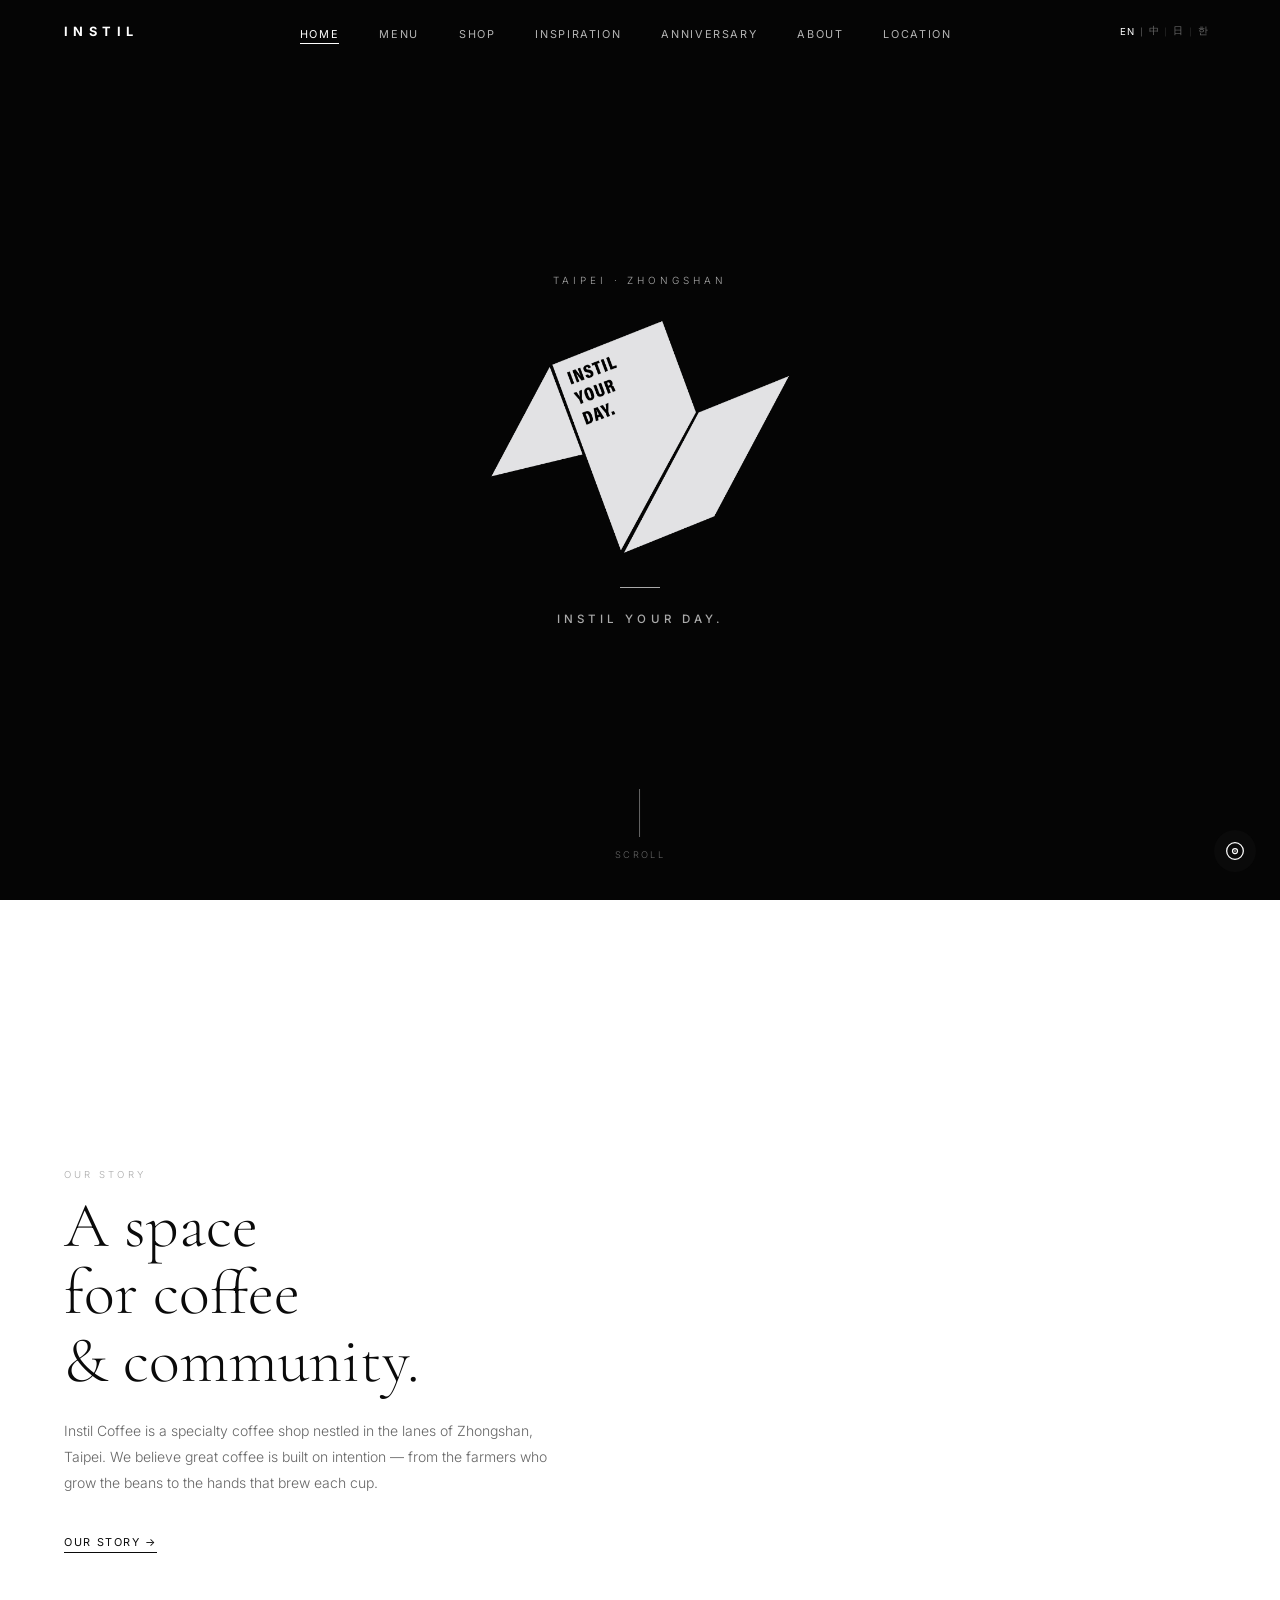
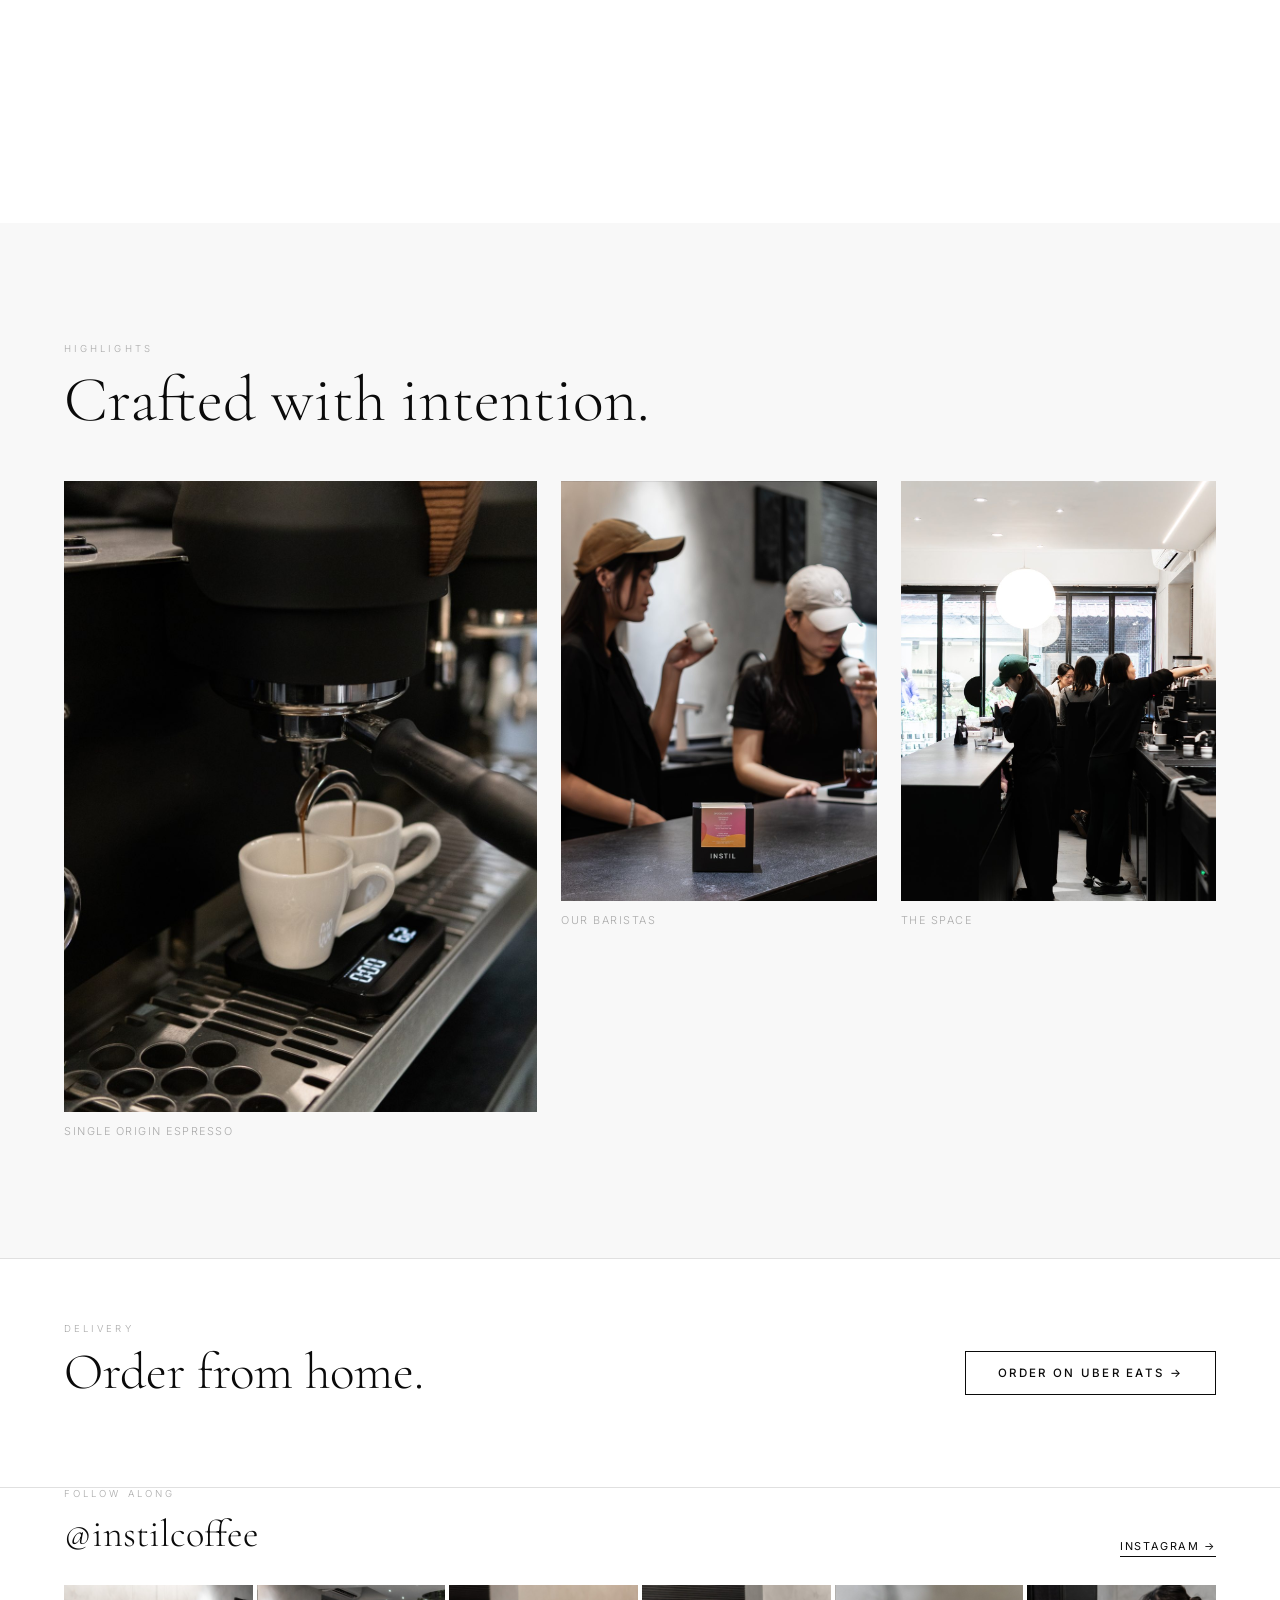
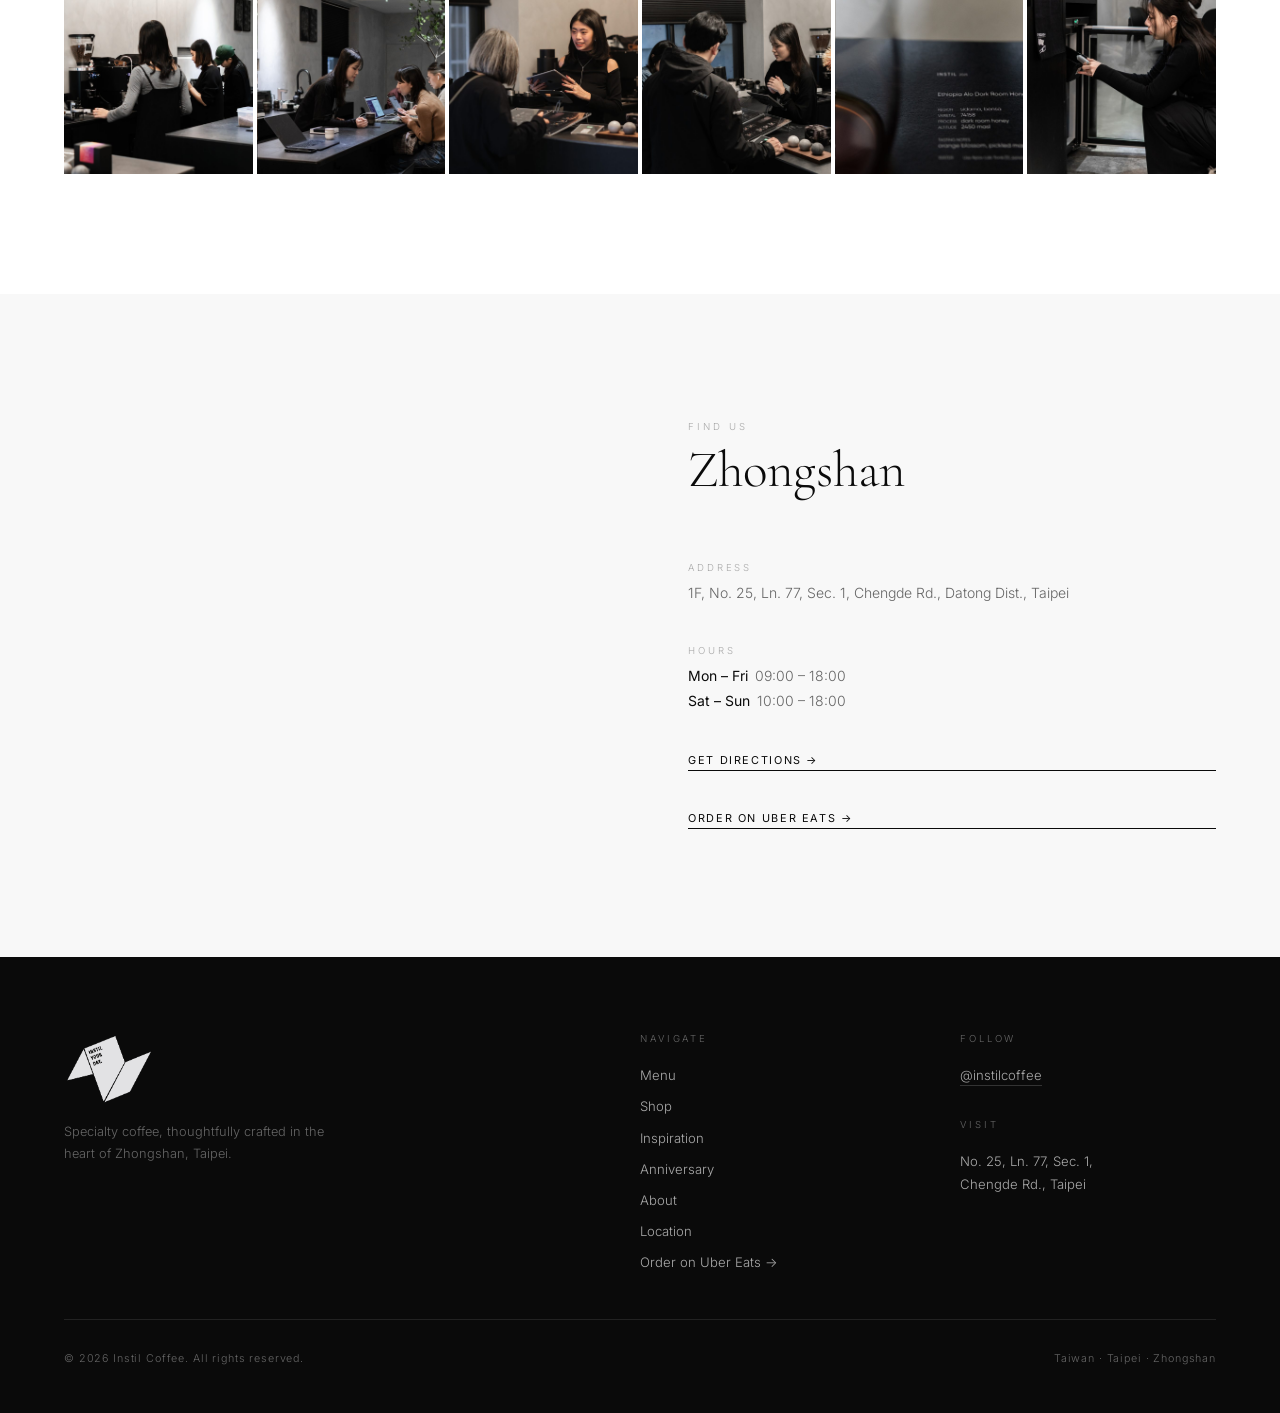
<file: index.html>
<!DOCTYPE html>
<html lang="en">
<head>
  <meta charset="UTF-8">
  <meta name="viewport" content="width=device-width, initial-scale=1.0">
  <meta name="description" content="Instil Coffee — 台北中山精品咖啡。單品手沖、義式濃縮，追求明確清晰的風味。Specialty coffee in Zhongshan, Taipei.">
  <link rel="canonical" href="https://instilcoffee.com/">
  <meta property="og:title" content="Instil Coffee">
  <meta property="og:description" content="台北中山精品咖啡 · Specialty coffee in Zhongshan, Taipei.">
  <meta property="og:url" content="https://instilcoffee.com/">
  <meta property="og:type" content="website">
  <title>Instil Coffee — 台北中山精品咖啡</title>
  <link rel="stylesheet" href="css/style.css">
  <!-- Google Analytics -->
  <script async src="https://www.googletagmanager.com/gtag/js?id=G-J7KH96YY6Z"></script>
  <script>
    window.dataLayer = window.dataLayer || [];
    function gtag(){dataLayer.push(arguments);}
    gtag('js', new Date());
    gtag('config', 'G-J7KH96YY6Z');
  </script>
</head>
<body>

  <nav class="nav" id="nav">
    <a class="nav-logo" href="index.html">INSTIL</a>
    <ul class="nav-links">
      <li><a href="index.html" class="active" data-i18n="nav-home">Home</a></li>
      <li><a href="menu.html" data-i18n="nav-menu">Menu</a></li>
      <li><a href="shop.html" data-i18n="nav-shop">Shop</a></li>
      <li><a href="events.html" data-i18n="nav-ideas">Inspiration</a></li>
      <li><a href="anniversary.html" data-i18n="nav-anniversary">Anniversary</a></li>
      <li><a href="about.html" data-i18n="nav-about">About</a></li>
      <li><a href="location.html" data-i18n="nav-location">Location</a></li>
    </ul>
    <div class="nav-end">
      <div class="lang-switcher">
        <button class="lang-btn" data-lang="en" aria-label="English">EN</button>
        <button class="lang-btn" data-lang="zh-TW" aria-label="繁體中文">中</button>
        <button class="lang-btn" data-lang="ja" aria-label="日本語">日</button>
        <button class="lang-btn" data-lang="ko" aria-label="한국어">한</button>
      </div>
      <button class="nav-toggle" aria-label="Toggle menu">
        <span></span><span></span><span></span>
      </button>
    </div>
  </nav>

  <section class="hero">
    <video class="hero-video" autoplay loop muted playsinline>
      <source src="videos/hero-01.mp4" type="video/mp4">
    </video>
    <div class="hero-overlay"></div>
    <div class="hero-content">
      <span class="hero-eyebrow" data-i18n="hero-eyebrow">Taipei · Zhongshan</span>
      <img src="images/instil-logo-graphic.png" alt="INSTIL" class="hero-logo-mark" />
      <div class="hero-divider"></div>
      <p class="hero-sub" data-i18n="hero-sub">Specialty Coffee, Thoughtfully Crafted</p>
    </div>
    <div class="hero-scroll" aria-hidden="true">
      <div class="scroll-line"></div>
      <span data-i18n="hero-scroll">Scroll</span>
    </div>
  </section>

  <section>
    <div class="container">
      <div class="about-grid">
        <div class="about-text">
          <span class="label" data-i18n="home-about-label">Our Story</span>
          <h2 class="section-title" data-i18n-html="home-about-title">A space<br>for coffee<br>& community.</h2>
          <p class="body-text" data-i18n="home-about-body">Instil Coffee is a specialty coffee shop nestled in the lanes of Zhongshan, Taipei. We believe great coffee is built on intention — from the farmers who grow the beans to the hands that brew each cup.</p>
          <a href="about.html" class="text-link" data-i18n="home-about-link">Our Story →</a>
        </div>
        <div class="about-img" aria-label="Store interior">
            <video class="section-video" autoplay loop muted playsinline>
              <source src="videos/about-story.mp4" type="video/mp4">
            </video>
          </div>
      </div>
    </div>
  </section>

  <section class="featured-section">
    <div class="container">
      <span class="label" data-i18n="home-feat-label">Highlights</span>
      <h2 class="section-title" data-i18n="home-feat-title">Crafted with intention.</h2>
      <div class="featured-grid">
        <div class="featured-item">
          <div class="featured-img img-ph"></div>
          <p class="featured-caption" data-i18n="home-feat-cap-1">Single Origin Espresso</p>
        </div>
        <div class="featured-item">
          <div class="featured-img img-ph"></div>
          <p class="featured-caption" data-i18n="home-feat-cap-2">Our Baristas</p>
        </div>
        <div class="featured-item">
          <div class="featured-img img-ph"></div>
          <p class="featured-caption" data-i18n="home-feat-cap-3">The Space</p>
        </div>
      </div>
    </div>
  </section>

  <section class="delivery-section">
    <div class="delivery-inner">
      <div>
        <span class="label" data-i18n="delivery-label">Delivery</span>
        <p class="section-title" style="font-size:clamp(2rem,4vw,3.2rem);margin-top:0.5rem;" data-i18n="delivery-title">Order from home.</p>
      </div>
      <a href="https://www.ubereats.com/tw/store/instil-coffee-%E4%B8%AD%E5%B1%B1%E5%BA%97/VOpqvfJ0XcKpiCJXI3-vig?diningMode=DELIVERY" target="_blank" rel="noopener" class="btn-outline" data-i18n="delivery-link">Order on Uber Eats →</a>
    </div>
  </section>

  <section class="ig-section">
    <div class="container">
      <div class="ig-header">
        <div>
          <span class="label" data-i18n="home-ig-label">Follow Along</span>
          <p style="font-family:var(--font-display);font-size:clamp(1.5rem,3vw,2.5rem);font-weight:300;">@instilcoffee</p>
        </div>
        <a href="https://www.instagram.com/instilcoffee" target="_blank" rel="noopener" class="text-link" style="margin-top:0;" data-i18n="home-ig-link">Instagram →</a>
      </div>
      <div class="ig-grid">
        <div class="ig-item img-ph"></div>
        <div class="ig-item img-ph"></div>
        <div class="ig-item img-ph"></div>
        <div class="ig-item img-ph"></div>
        <div class="ig-item img-ph"></div>
        <div class="ig-item img-ph"></div>
      </div>
    </div>
  </section>

  <section class="location-section">
    <div class="container">
      <div class="location-grid">
        <div class="location-map-embed">
          <iframe src="https://maps.google.com/maps?q=25.0521457,121.5183005&z=16&output=embed" allowfullscreen="" loading="lazy" referrerpolicy="no-referrer-when-downgrade" title="Instil Coffee map"></iframe>
        </div>
        <div class="location-info">
          <div>
            <span class="label" data-i18n="home-loc-label">Find Us</span>
            <h2 class="section-title" style="font-size:clamp(2rem,4vw,3.5rem);" data-i18n="home-loc-title">Zhongshan</h2>
          </div>
          <div>
            <span class="info-label" data-i18n="home-addr-label">Address</span>
            <p class="info-value" data-i18n="home-addr-value">1F, No. 25, Ln. 77, Sec. 1, Chengde Rd., Datong Dist., Taipei</p>
          </div>
          <div>
            <span class="info-label" data-i18n="home-hours-label">Hours</span>
            <p class="info-value">
              <strong data-i18n="home-hours-weekday">Mon – Fri</strong>&ensp;09:00 – 18:00<br>
              <strong data-i18n="home-hours-weekend">Sat – Sun</strong>&ensp;10:00 – 18:00
            </p>
          </div>
          <a href="location.html" class="text-link" style="margin-top:0;" data-i18n="home-loc-link">Get Directions →</a>
          <a href="https://www.ubereats.com/tw/store/instil-coffee-%E4%B8%AD%E5%B1%B1%E5%BA%97/VOpqvfJ0XcKpiCJXI3-vig?diningMode=DELIVERY" target="_blank" rel="noopener" class="text-link" style="margin-top:0;" data-i18n="delivery-link">Order on Uber Eats →</a>
        </div>
      </div>
    </div>
  </section>

  <footer>
    <div class="footer-grid">
      <div>
        <div class="footer-logo"><img src="images/instil-logo-graphic.png" alt="Instil Coffee" class="footer-logo-img" /></div>
        <p class="footer-tagline" data-i18n="footer-tagline">Specialty coffee, thoughtfully crafted in the heart of Zhongshan, Taipei.</p>
      </div>
      <div>
        <span class="footer-col-label" data-i18n="footer-nav-label">Navigate</span>
        <ul class="footer-col-links">
          <li><a href="menu.html" data-i18n="nav-menu">Menu</a></li>
          <li><a href="shop.html" data-i18n="nav-shop">Shop</a></li>
          <li><a href="events.html" data-i18n="nav-ideas">Inspiration</a></li>
          <li><a href="anniversary.html" data-i18n="nav-anniversary">Anniversary</a></li>
          <li><a href="about.html" data-i18n="nav-about">About</a></li>
          <li><a href="location.html" data-i18n="nav-location">Location</a></li>
          <li><a href="https://www.ubereats.com/tw/store/instil-coffee-%E4%B8%AD%E5%B1%B1%E5%BA%97/VOpqvfJ0XcKpiCJXI3-vig?diningMode=DELIVERY" target="_blank" rel="noopener" data-i18n="delivery-link">Order on Uber Eats →</a></li>
        </ul>
      </div>
      <div>
        <span class="footer-col-label" data-i18n="footer-follow-label">Follow</span>
        <p class="footer-col-text"><a href="https://www.instagram.com/instilcoffee" target="_blank" rel="noopener" style="color:var(--gray-400);border-bottom:1px solid #333;padding-bottom:2px;">@instilcoffee</a></p>
        <div style="margin-top:2rem;">
          <span class="footer-col-label" data-i18n="footer-visit-label">Visit</span>
          <p class="footer-col-text" data-i18n-html="footer-address">No. 25, Ln. 77, Sec. 1,<br>Chengde Rd., Taipei</p>
        </div>
      </div>
    </div>
    <div class="footer-bottom">
      <span data-i18n="footer-copyright">© 2026 Instil Coffee. All rights reserved.</span>
      <span data-i18n="footer-region">Taiwan · Taipei · Zhongshan</span>
    </div>
  </footer>

  <script src="js/i18n.js"></script>
  <script src="js/main.js"></script>

  <!-- Music Player -->
  <div class="music-player" id="musicPlayer">
    <div class="music-panel" id="musicPanel">
      <div class="music-track-name" id="musicTrackName">—</div>
      <div class="music-controls">
        <button class="music-ctrl" id="musicPrev" aria-label="Previous track">
          <svg viewBox="0 0 24 24" fill="currentColor"><polygon points="19,20 9,12 19,4"/><rect x="5" y="4" width="2" height="16"/></svg>
        </button>
        <button class="music-ctrl music-play-btn" id="musicPlayBtn" aria-label="Play / Pause">
          <svg viewBox="0 0 24 24" fill="currentColor"><polygon points="5,3 19,12 5,21"/></svg>
        </button>
        <button class="music-ctrl" id="musicNext" aria-label="Next track">
          <svg viewBox="0 0 24 24" fill="currentColor"><polygon points="5,4 15,12 5,20"/><rect x="17" y="4" width="2" height="16"/></svg>
        </button>
      </div>
      <input type="range" class="music-vol" id="musicVol" min="0" max="1" step="0.01" value="0.4">
    </div>
    <button class="music-toggle" id="musicToggle" aria-label="Toggle music">
      <svg viewBox="0 0 24 24" fill="none" stroke="currentColor" stroke-width="1.5">
        <circle cx="12" cy="12" r="10"/>
        <circle cx="12" cy="12" r="3"/>
        <circle cx="12" cy="12" r="1" fill="currentColor" stroke="none"/>
      </svg>
    </button>
  </div>
  <audio id="bgAudio" preload="none"></audio>
  <script src="js/audio.js"></script>
  <script src="js/router.js"></script>
</body>
</html>
</file>
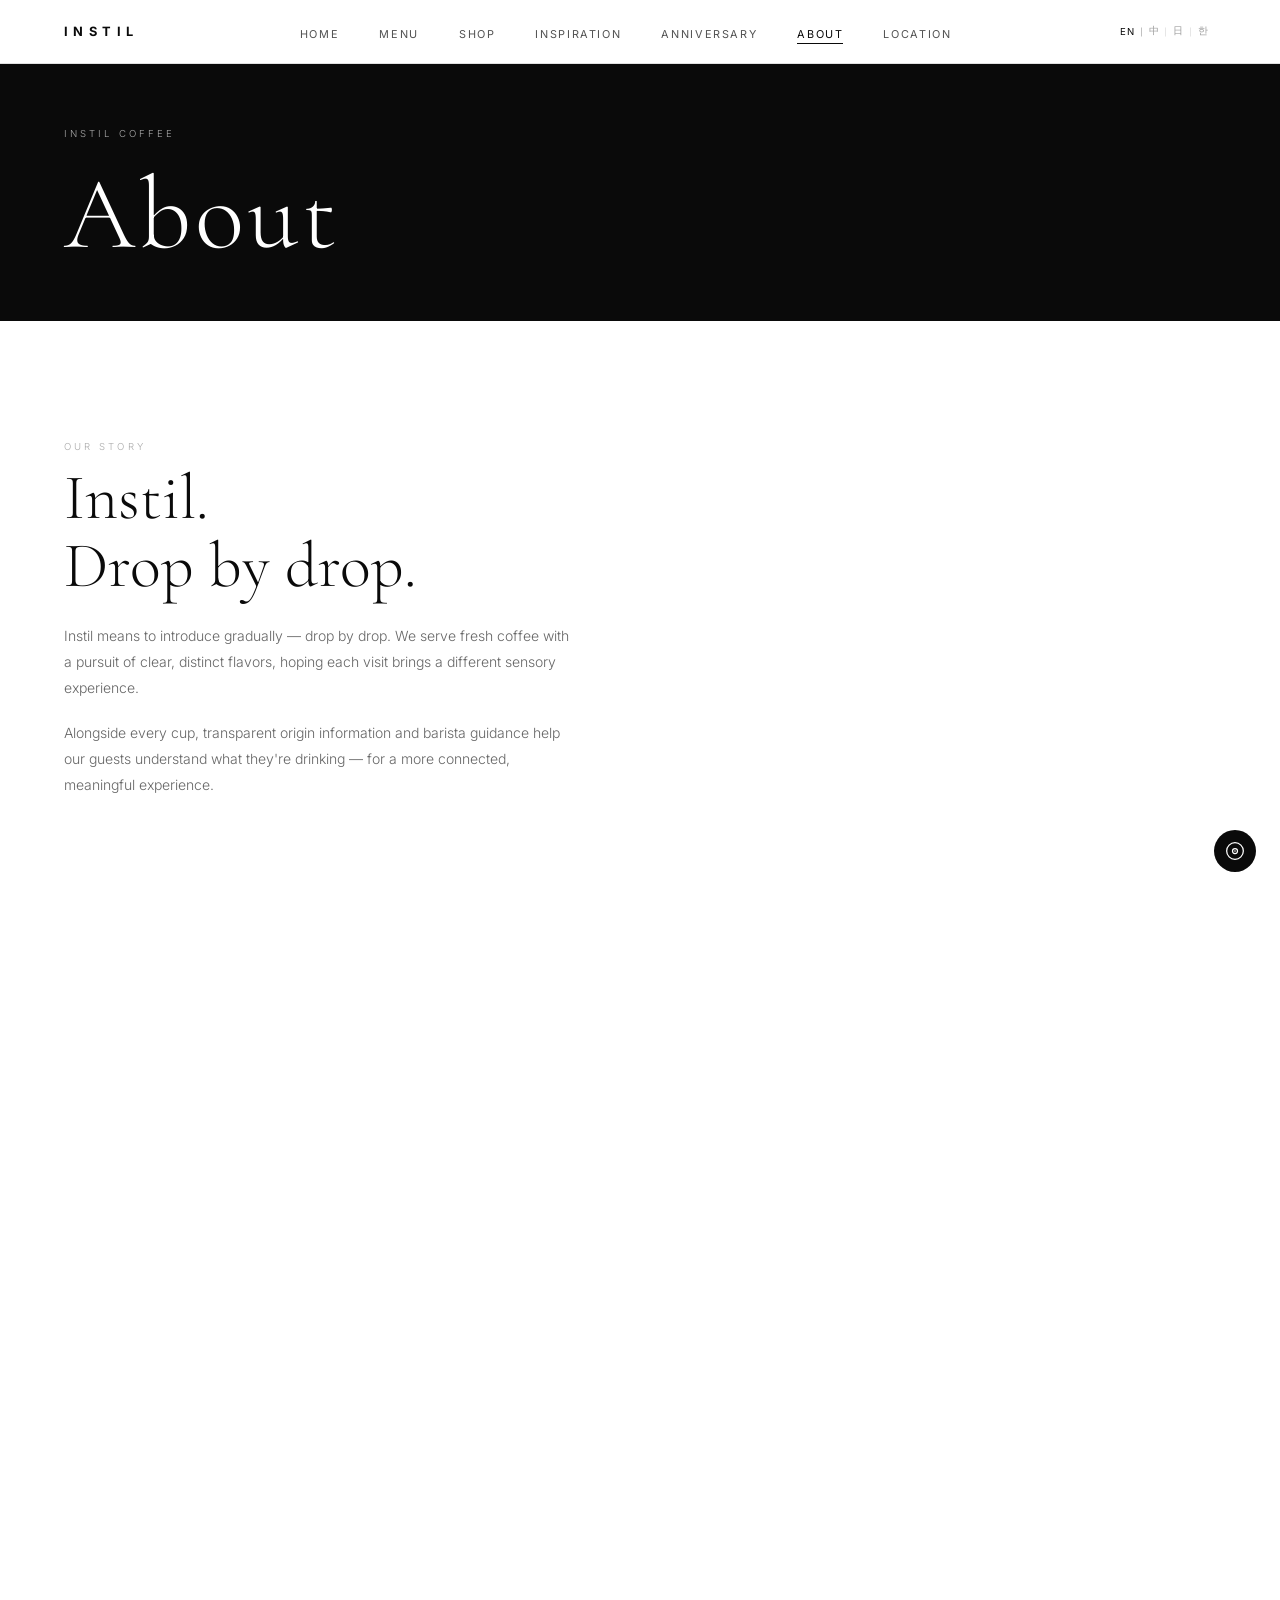
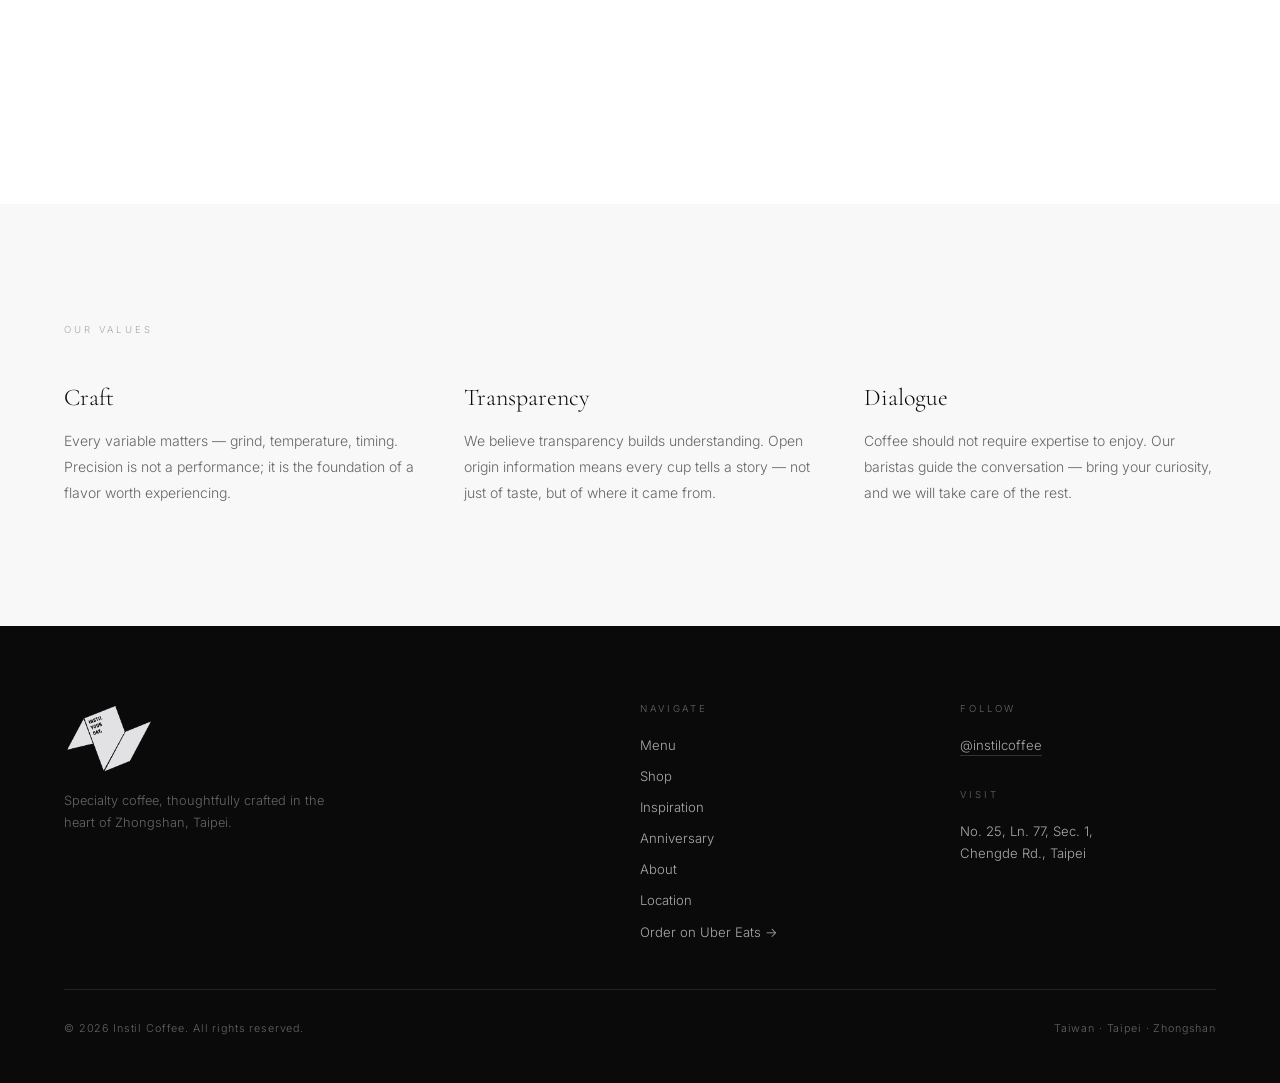
<file: about.html>
<!DOCTYPE html>
<html lang="en">
<head>
  <meta charset="UTF-8">
  <meta name="viewport" content="width=device-width, initial-scale=1.0">
  <title>About — Instil Coffee</title>
  <link rel="stylesheet" href="css/style.css">
  <!-- Google Analytics -->
  <script async src="https://www.googletagmanager.com/gtag/js?id=G-J7KH96YY6Z"></script>
  <script>
    window.dataLayer = window.dataLayer || [];
    function gtag(){dataLayer.push(arguments);}
    gtag('js', new Date());
    gtag('config', 'G-J7KH96YY6Z');
  </script>
</head>
<body>

  <nav class="nav" id="nav">
    <a class="nav-logo" href="index.html">INSTIL</a>
    <ul class="nav-links">
      <li><a href="index.html" data-i18n="nav-home">Home</a></li>
      <li><a href="menu.html" data-i18n="nav-menu">Menu</a></li>
      <li><a href="shop.html" data-i18n="nav-shop">Shop</a></li>
      <li><a href="events.html" data-i18n="nav-ideas">Inspiration</a></li>
      <li><a href="anniversary.html" data-i18n="nav-anniversary">Anniversary</a></li>
      <li><a href="about.html" class="active" data-i18n="nav-about">About</a></li>
      <li><a href="location.html" data-i18n="nav-location">Location</a></li>
    </ul>
    <div class="nav-end">
      <div class="lang-switcher">
        <button class="lang-btn" data-lang="en">EN</button>
        <button class="lang-btn" data-lang="zh-TW">中</button>
        <button class="lang-btn" data-lang="ja">日</button>
        <button class="lang-btn" data-lang="ko">한</button>
      </div>
      <button class="nav-toggle" aria-label="Toggle menu"><span></span><span></span><span></span></button>
    </div>
  </nav>

  <header class="page-header">
    <div class="container">
      <span class="label" data-i18n="page-label">Instil Coffee</span>
      <h1 class="page-header-title" data-i18n="page-title-about">About</h1>
    </div>
  </header>

  <main>
    <section>
      <div class="container">
        <div class="about-story-grid">
          <div class="story-text">
            <span class="label" data-i18n="about-story-label">Our Story</span>
            <h2 class="section-title" data-i18n-html="about-story-title">Where coffee<br>meets intention.</h2>
            <p class="body-text" data-i18n="about-story-body-1">Instil Coffee was founded with a simple belief: that great coffee is the result of great care. From the sourcing of single-origin beans to the careful calibration of each brew, every cup we serve is the product of intentional choices.</p>
            <p class="body-text" style="margin-top:1.25rem;" data-i18n="about-story-body-2">Located in the quiet lanes of Zhongshan, Taipei, our space is designed to be a place of calm in the city — somewhere to slow down, appreciate the craft, and connect with the people around you.</p>
          </div>
          <div class="about-story-photo" style="aspect-ratio:3/4;" aria-label="Brand photo">
              <video class="section-video" autoplay loop muted playsinline>
                <source src="videos/about-story.mp4" type="video/mp4">
              </video>
            </div>
        </div>
      </div>
    </section>

    <div class="about-wide-img" aria-label="Store wide photo">
      <video class="section-video" autoplay loop muted playsinline>
        <source src="videos/about-wide.mp4" type="video/mp4">
      </video>
    </div>

    <section style="background:var(--gray-50);">
      <div class="container">
        <span class="label" data-i18n="about-values-label">Our Values</span>
        <div style="display:grid;grid-template-columns:repeat(3,1fr);gap:3rem;margin-top:3rem;">
          <div>
            <h3 style="font-family:var(--font-display);font-size:1.5rem;font-weight:300;margin-bottom:1rem;" data-i18n="about-craft-title">Craft</h3>
            <p class="body-text" data-i18n="about-craft-body">Every variable matters — temperature, grind size, timing. We pursue precision not for its own sake, but because it produces coffee that speaks.</p>
          </div>
          <div>
            <h3 style="font-family:var(--font-display);font-size:1.5rem;font-weight:300;margin-bottom:1rem;" data-i18n="about-sourcing-title">Transparency</h3>
            <p class="body-text" data-i18n="about-sourcing-body">We work with farmers and importers who share our commitment to quality and transparency. The story of the bean is part of the story of the cup.</p>
          </div>
          <div>
            <h3 style="font-family:var(--font-display);font-size:1.5rem;font-weight:300;margin-bottom:1rem;" data-i18n="about-space-title">Dialogue</h3>
            <p class="body-text" data-i18n="about-space-body">A great coffee shop is more than what's in the cup. We design our space and service to make every visit feel considered and unhurried.</p>
          </div>
        </div>
      </div>
    </section>
  </main>

  <footer>
    <div class="footer-grid">
      <div>
        <div class="footer-logo"><img src="images/instil-logo-graphic.png" alt="Instil Coffee" class="footer-logo-img" /></div>
        <p class="footer-tagline" data-i18n="footer-tagline">Specialty coffee, thoughtfully crafted in the heart of Zhongshan, Taipei.</p>
      </div>
      <div>
        <span class="footer-col-label" data-i18n="footer-nav-label">Navigate</span>
        <ul class="footer-col-links">
          <li><a href="menu.html" data-i18n="nav-menu">Menu</a></li>
          <li><a href="shop.html" data-i18n="nav-shop">Shop</a></li>
          <li><a href="events.html" data-i18n="nav-ideas">Inspiration</a></li>
      <li><a href="anniversary.html" data-i18n="nav-anniversary">Anniversary</a></li>
          <li><a href="about.html" data-i18n="nav-about">About</a></li>
          <li><a href="location.html" data-i18n="nav-location">Location</a></li>
          <li><a href="https://www.ubereats.com/tw/store/instil-coffee-%E4%B8%AD%E5%B1%B1%E5%BA%97/VOpqvfJ0XcKpiCJXI3-vig?diningMode=DELIVERY" target="_blank" rel="noopener" data-i18n="delivery-link">Order on Uber Eats →</a></li>
        </ul>
      </div>
      <div>
        <span class="footer-col-label" data-i18n="footer-follow-label">Follow</span>
        <p class="footer-col-text"><a href="https://www.instagram.com/instilcoffee" target="_blank" rel="noopener" style="color:var(--gray-400);border-bottom:1px solid #333;padding-bottom:2px;">@instilcoffee</a></p>
        <div style="margin-top:2rem;">
          <span class="footer-col-label" data-i18n="footer-visit-label">Visit</span>
          <p class="footer-col-text" data-i18n-html="footer-address">No. 25, Ln. 77, Sec. 1,<br>Chengde Rd., Taipei</p>
        </div>
      </div>
    </div>
    <div class="footer-bottom">
      <span data-i18n="footer-copyright">© 2026 Instil Coffee. All rights reserved.</span>
      <span data-i18n="footer-region">Taiwan · Taipei · Zhongshan</span>
    </div>
  </footer>

  <script src="js/i18n.js"></script>
  <script src="js/main.js"></script>

  <!-- Music Player -->
  <div class="music-player" id="musicPlayer">
    <div class="music-panel" id="musicPanel">
      <div class="music-track-name" id="musicTrackName">—</div>
      <div class="music-controls">
        <button class="music-ctrl" id="musicPrev" aria-label="Previous track">
          <svg viewBox="0 0 24 24" fill="currentColor"><polygon points="19,20 9,12 19,4"/><rect x="5" y="4" width="2" height="16"/></svg>
        </button>
        <button class="music-ctrl music-play-btn" id="musicPlayBtn" aria-label="Play / Pause">
          <svg viewBox="0 0 24 24" fill="currentColor"><polygon points="5,3 19,12 5,21"/></svg>
        </button>
        <button class="music-ctrl" id="musicNext" aria-label="Next track">
          <svg viewBox="0 0 24 24" fill="currentColor"><polygon points="5,4 15,12 5,20"/><rect x="17" y="4" width="2" height="16"/></svg>
        </button>
      </div>
      <input type="range" class="music-vol" id="musicVol" min="0" max="1" step="0.01" value="0.4">
    </div>
    <button class="music-toggle" id="musicToggle" aria-label="Toggle music">
      <svg viewBox="0 0 24 24" fill="none" stroke="currentColor" stroke-width="1.5">
        <circle cx="12" cy="12" r="10"/>
        <circle cx="12" cy="12" r="3"/>
        <circle cx="12" cy="12" r="1" fill="currentColor" stroke="none"/>
      </svg>
    </button>
  </div>
  <audio id="bgAudio" preload="none"></audio>
  <script src="js/audio.js"></script>
  <script src="js/router.js"></script>
</body>
</html>
</file>
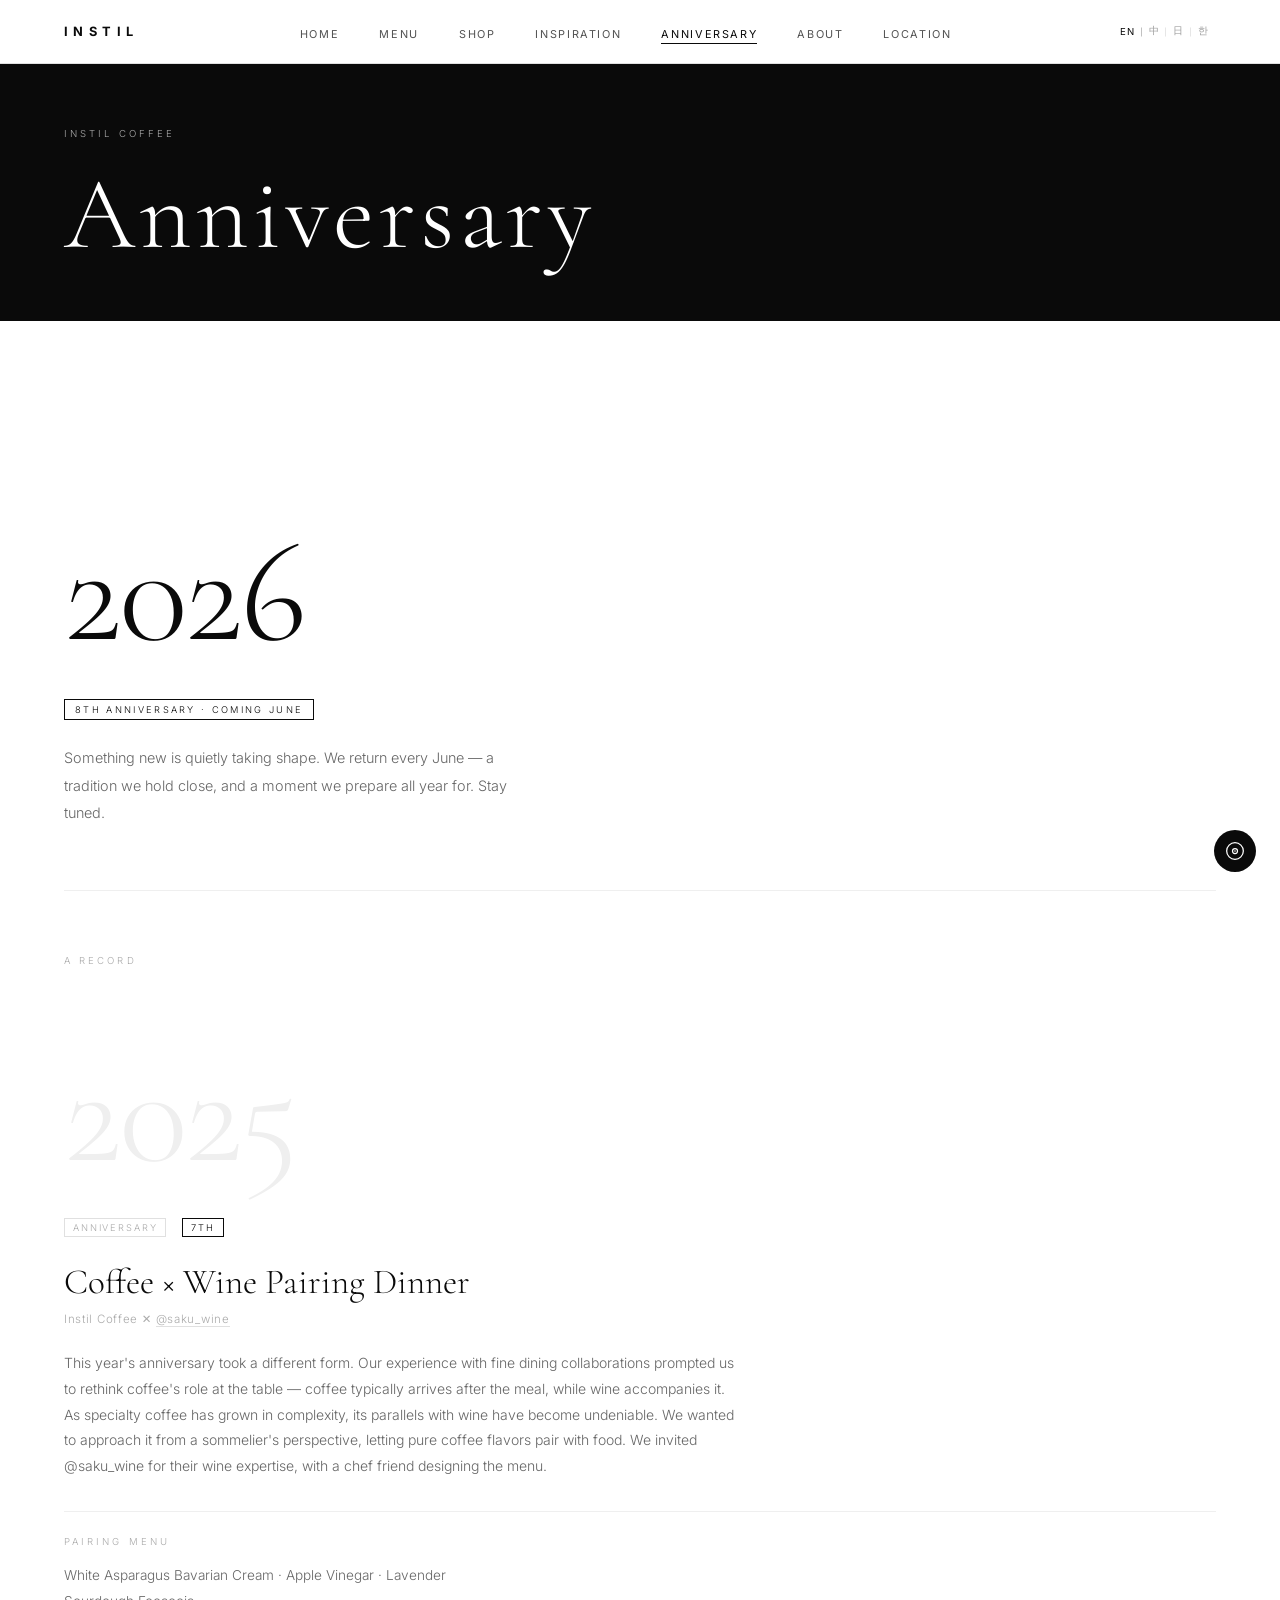
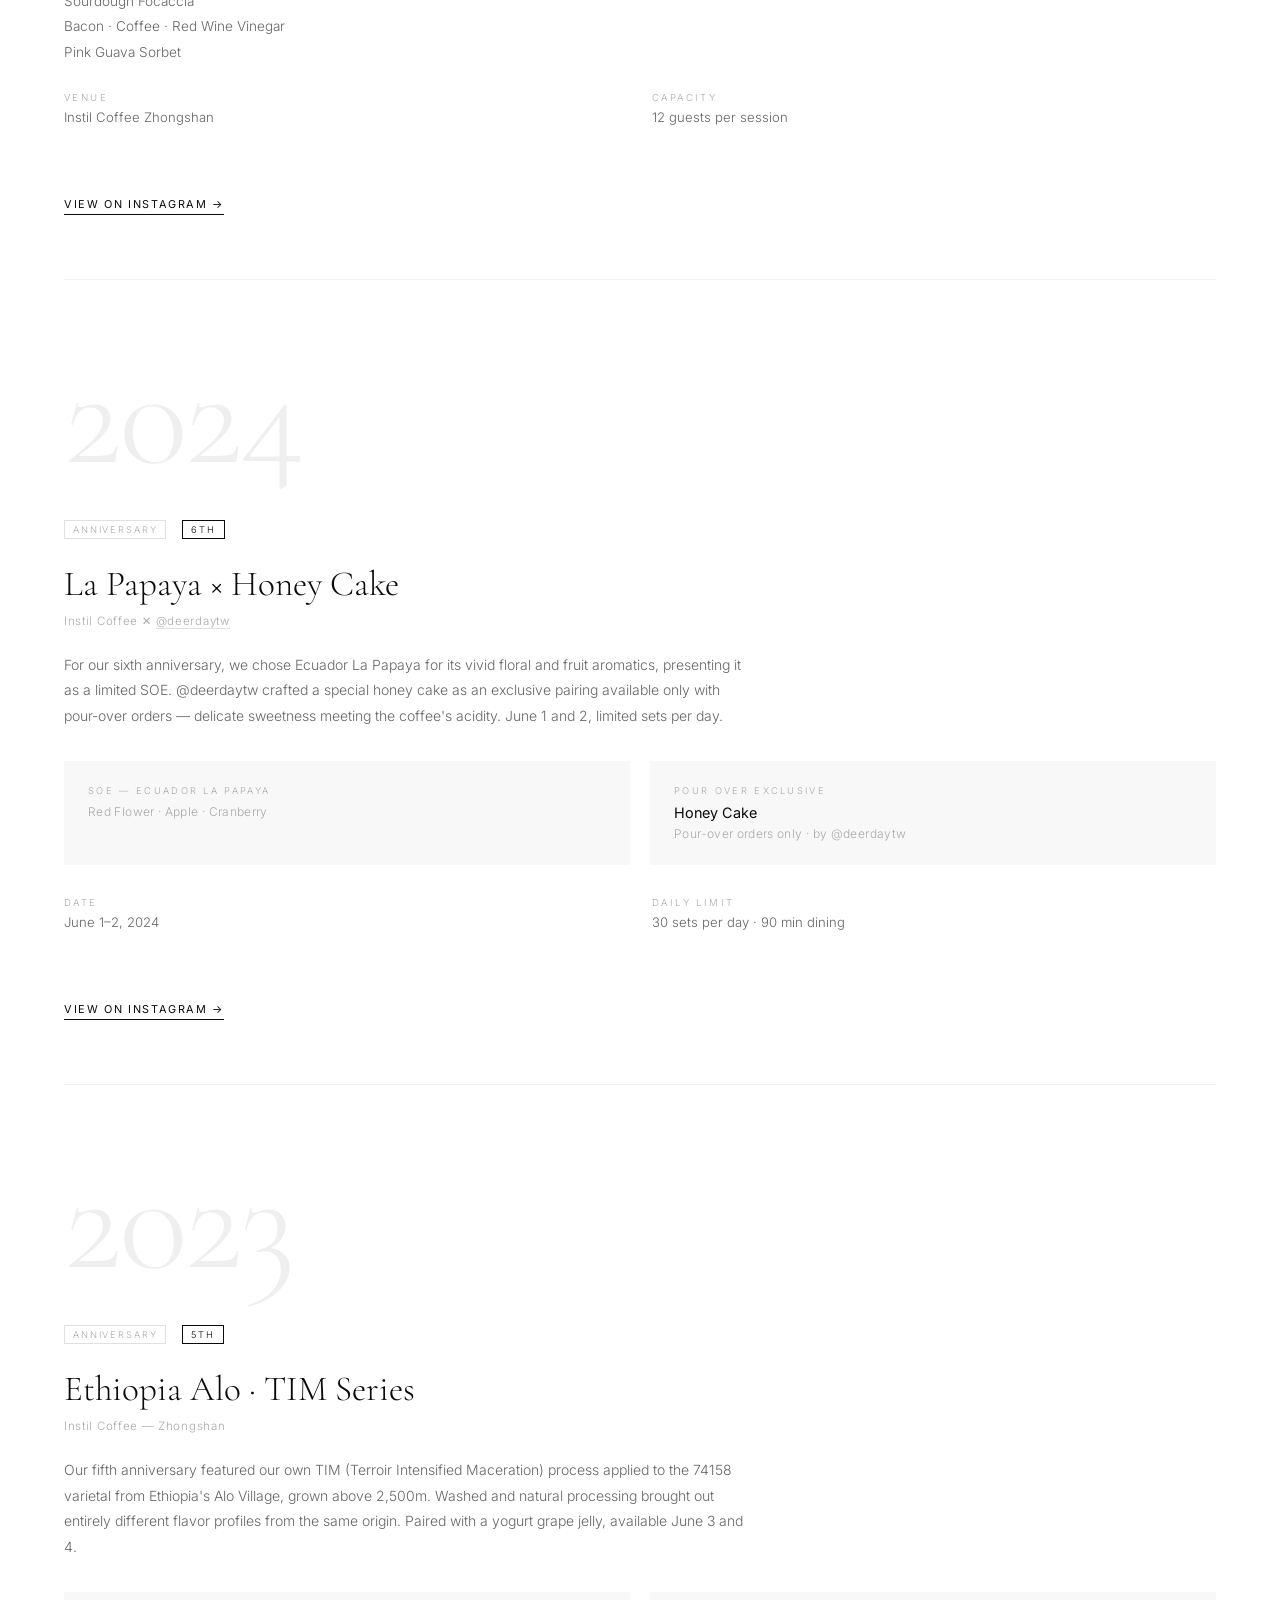
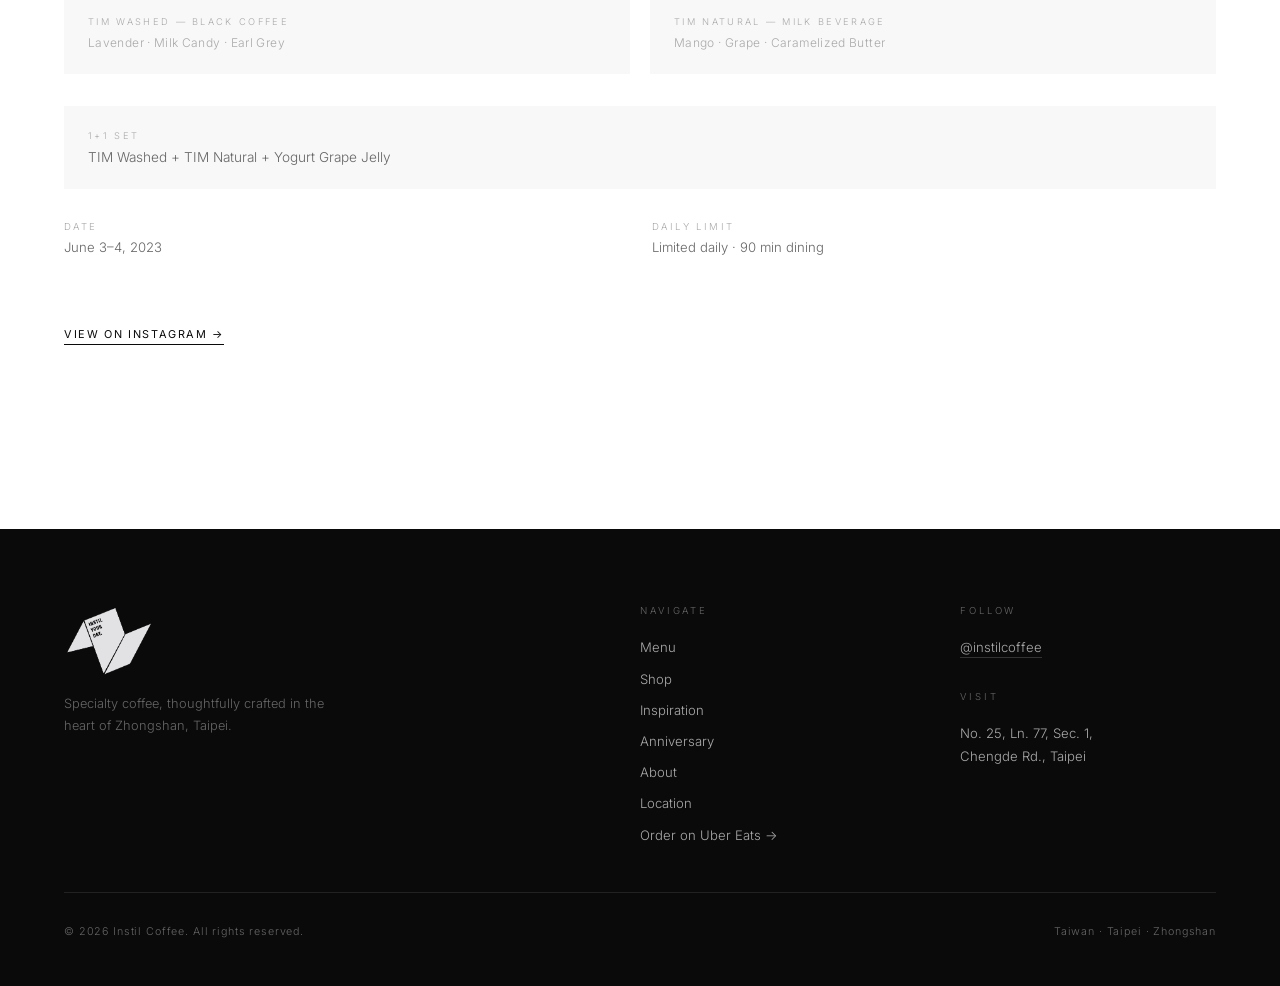
<file: anniversary.html>
<!DOCTYPE html>
<html lang="en">
<head>
  <meta charset="UTF-8">
  <meta name="viewport" content="width=device-width, initial-scale=1.0">
  <title>Anniversary — Instil Coffee</title>
  <link rel="stylesheet" href="css/style.css">
  <!-- Google Analytics -->
  <script async src="https://www.googletagmanager.com/gtag/js?id=G-J7KH96YY6Z"></script>
  <script>
    window.dataLayer = window.dataLayer || [];
    function gtag(){dataLayer.push(arguments);}
    gtag('js', new Date());
    gtag('config', 'G-J7KH96YY6Z');
  </script>
</head>
<body>

  <nav class="nav" id="nav">
    <a class="nav-logo" href="index.html">INSTIL</a>
    <ul class="nav-links">
      <li><a href="index.html" data-i18n="nav-home">Home</a></li>
      <li><a href="menu.html" data-i18n="nav-menu">Menu</a></li>
      <li><a href="shop.html" data-i18n="nav-shop">Shop</a></li>
      <li><a href="events.html" data-i18n="nav-ideas">Inspiration</a></li>
      <li><a href="anniversary.html" class="active" data-i18n="nav-anniversary">Anniversary</a></li>
      <li><a href="about.html" data-i18n="nav-about">About</a></li>
      <li><a href="location.html" data-i18n="nav-location">Location</a></li>
    </ul>
    <div class="nav-end">
      <div class="lang-switcher">
        <button class="lang-btn" data-lang="en">EN</button>
        <button class="lang-btn" data-lang="zh-TW">中</button>
        <button class="lang-btn" data-lang="ja">日</button>
        <button class="lang-btn" data-lang="ko">한</button>
      </div>
      <button class="nav-toggle" aria-label="Toggle menu"><span></span><span></span><span></span></button>
    </div>
  </nav>

  <header class="page-header">
    <div class="container">
      <span class="label" data-i18n="page-label">Instil Coffee</span>
      <h1 class="page-header-title" data-i18n="page-title-anniversary">Anniversary</h1>
    </div>
  </header>

  <main>
    <section>
      <div class="container">

        <!-- ── 2026 Teaser ── -->
        <div class="anniv-teaser">
          <div class="anniv-year">2026</div>
          <span class="anniv-badge" data-i18n="anniv-8th-badge">8th Anniversary · Coming June</span>
          <p class="anniv-teaser-text" data-i18n="anniv-coming-text">Something new is quietly taking shape. We return every June — a tradition we hold close, and a moment we prepare all year for. Stay tuned.</p>
        </div>

        <!-- ── Past Anniversaries ── -->
        <div style="margin-top: 4rem;">
          <span class="label" data-i18n="anniv-past-label">A Record</span>

          <!-- ── 2025 — 7th ── -->
          <div class="anniv-block">
            <div class="anniv-year">2025</div>
            <div class="anniv-meta">
              <span class="anniv-tag" data-i18n="anniv-tag-anniversary">Anniversary</span>
              <span class="anniv-tag anniv-tag-nth">7TH</span>
            </div>
            <h2 class="anniv-title">Coffee × Wine Pairing Dinner</h2>
            <p class="anniv-partner">
              Instil Coffee ✕ <a href="https://www.instagram.com/saku_wine" target="_blank" rel="noopener">@saku_wine</a>
            </p>
            <p class="anniv-intro" data-i18n="anniv-2025-intro"></p>
            <div style="margin: 2rem 0; border-top: 1px solid var(--gray-100); padding-top: 1.5rem;">
              <p class="label" style="margin-bottom: 1.25rem;" data-i18n="events-menu-label">Pairing Menu</p>
              <div style="display:flex;flex-direction:column;gap:0.6rem;">
                <p style="font-size:0.85rem;color:var(--gray-600);" data-i18n="anniv-2025-menu-item-1"></p>
                <p style="font-size:0.85rem;color:var(--gray-600);" data-i18n="anniv-2025-menu-item-2"></p>
                <p style="font-size:0.85rem;color:var(--gray-600);" data-i18n="anniv-2025-menu-item-3"></p>
                <p style="font-size:0.85rem;color:var(--gray-600);" data-i18n="anniv-2025-menu-item-4"></p>
              </div>
            </div>
            <div class="anniv-detail-row" style="margin-bottom:2rem;">
              <div>
                <p class="anniv-detail-label" data-i18n="events-detail-venue">Venue</p>
                <p class="anniv-detail-value">Instil Coffee Zhongshan</p>
              </div>
              <div>
                <p class="anniv-detail-label" data-i18n="events-detail-capacity">Capacity</p>
                <p class="anniv-detail-value" data-i18n="anniv-2025-capacity-value">12 guests per session</p>
              </div>
            </div>
            <a href="https://www.instagram.com/p/DJl2UnwTMBe/" target="_blank" rel="noopener" class="text-link" style="display:inline-flex;" data-i18n="events-read-more">View on Instagram →</a>
          </div>

          <!-- ── 2024 — 6th ── -->
          <div class="anniv-block">
            <div class="anniv-year">2024</div>
            <div class="anniv-meta">
              <span class="anniv-tag" data-i18n="anniv-tag-anniversary">Anniversary</span>
              <span class="anniv-tag anniv-tag-nth">6TH</span>
            </div>
            <h2 class="anniv-title">La Papaya × Honey Cake</h2>
            <p class="anniv-partner">
              Instil Coffee ✕ <a href="https://www.instagram.com/deerdaytw" target="_blank" rel="noopener">@deerdaytw</a>
            </p>
            <p class="anniv-intro" data-i18n="anniv-2024-intro"></p>
            <div class="anniv-items">
              <div class="anniv-item">
                <p class="anniv-item-label">SOE — Ecuador La Papaya</p>
                <p class="anniv-item-notes">Red Flower · Apple · Cranberry</p>
              </div>
              <div class="anniv-item">
                <p class="anniv-item-label" data-i18n="anniv-pourover-exclusive">Pour Over Exclusive</p>
                <p class="anniv-item-name">Honey Cake</p>
                <p class="anniv-item-notes" data-i18n="anniv-2024-honey-note">Pour-over orders only · by @deerdaytw</p>
              </div>
            </div>
            <div class="anniv-detail-row" style="margin-bottom:2rem;">
              <div>
                <p class="anniv-detail-label" data-i18n="anniv-detail-date">Date</p>
                <p class="anniv-detail-value">June 1–2, 2024</p>
              </div>
              <div>
                <p class="anniv-detail-label" data-i18n="anniv-detail-limit">Daily Limit</p>
                <p class="anniv-detail-value" data-i18n="anniv-2024-limit-value">30 sets per day · 90 min dining</p>
              </div>
            </div>
            <a href="https://www.instagram.com/p/C7dzXr2v2XY/" target="_blank" rel="noopener" class="text-link" style="display:inline-flex;" data-i18n="events-read-more">View on Instagram →</a>
          </div>

          <!-- ── 2023 — 5th ── -->
          <div class="anniv-block" style="border-bottom:none;">
            <div class="anniv-year">2023</div>
            <div class="anniv-meta">
              <span class="anniv-tag" data-i18n="anniv-tag-anniversary">Anniversary</span>
              <span class="anniv-tag anniv-tag-nth">5TH</span>
            </div>
            <h2 class="anniv-title">Ethiopia Alo · TIM Series</h2>
            <p class="anniv-partner">Instil Coffee — Zhongshan</p>
            <p class="anniv-intro" data-i18n="anniv-2023-intro"></p>
            <div class="anniv-items">
              <div class="anniv-item">
                <p class="anniv-item-label" data-i18n="anniv-2023-washed-label">TIM Washed — Black Coffee</p>
                <p class="anniv-item-notes">Lavender · Milk Candy · Earl Grey</p>
              </div>
              <div class="anniv-item">
                <p class="anniv-item-label" data-i18n="anniv-2023-natural-label">TIM Natural — Milk Beverage</p>
                <p class="anniv-item-notes">Mango · Grape · Caramelized Butter</p>
              </div>
            </div>
            <div style="background:var(--gray-50);padding:1.5rem;margin-bottom:2rem;">
              <p class="anniv-item-label">1+1 Set</p>
              <p style="font-size:0.85rem;color:var(--gray-600);margin-top:0.4rem;" data-i18n="anniv-2023-set-desc">TIM Washed + TIM Natural + Yogurt Grape Jelly</p>
            </div>
            <div class="anniv-detail-row" style="margin-bottom:2rem;">
              <div>
                <p class="anniv-detail-label" data-i18n="anniv-detail-date">Date</p>
                <p class="anniv-detail-value">June 3–4, 2023</p>
              </div>
              <div>
                <p class="anniv-detail-label" data-i18n="anniv-detail-limit">Daily Limit</p>
                <p class="anniv-detail-value" data-i18n="anniv-2023-limit-value">Limited daily · 90 min dining</p>
              </div>
            </div>
            <a href="https://www.instagram.com/p/Cs0sKaXvB-b/" target="_blank" rel="noopener" class="text-link" style="display:inline-flex;" data-i18n="events-read-more">View on Instagram →</a>
          </div>

        </div>
      </div>
    </section>
  </main>

  <footer>
    <div class="footer-grid">
      <div>
        <div class="footer-logo"><img src="images/instil-logo-graphic.png" alt="Instil Coffee" class="footer-logo-img" /></div>
        <p class="footer-tagline" data-i18n="footer-tagline">Specialty coffee, thoughtfully crafted in the heart of Zhongshan, Taipei.</p>
      </div>
      <div>
        <span class="footer-col-label" data-i18n="footer-nav-label">Navigate</span>
        <ul class="footer-col-links">
          <li><a href="menu.html" data-i18n="nav-menu">Menu</a></li>
          <li><a href="shop.html" data-i18n="nav-shop">Shop</a></li>
          <li><a href="events.html" data-i18n="nav-ideas">Inspiration</a></li>
          <li><a href="anniversary.html" data-i18n="nav-anniversary">Anniversary</a></li>
          <li><a href="about.html" data-i18n="nav-about">About</a></li>
          <li><a href="location.html" data-i18n="nav-location">Location</a></li>
          <li><a href="https://www.ubereats.com/tw/store/instil-coffee-%E4%B8%AD%E5%B1%B1%E5%BA%97/VOpqvfJ0XcKpiCJXI3-vig?diningMode=DELIVERY" target="_blank" rel="noopener" data-i18n="delivery-link">Order on Uber Eats →</a></li>
        </ul>
      </div>
      <div>
        <span class="footer-col-label" data-i18n="footer-follow-label">Follow</span>
        <p class="footer-col-text"><a href="https://www.instagram.com/instilcoffee" target="_blank" rel="noopener" style="color:var(--gray-400);border-bottom:1px solid #333;padding-bottom:2px;">@instilcoffee</a></p>
        <div style="margin-top:2rem;">
          <span class="footer-col-label" data-i18n="footer-visit-label">Visit</span>
          <p class="footer-col-text" data-i18n-html="footer-address">No. 25, Ln. 77, Sec. 1,<br>Chengde Rd., Taipei</p>
        </div>
      </div>
    </div>
    <div class="footer-bottom">
      <span data-i18n="footer-copyright">© 2026 Instil Coffee. All rights reserved.</span>
      <span data-i18n="footer-region">Taiwan · Taipei · Zhongshan</span>
    </div>
  </footer>

  <script src="js/i18n.js"></script>
  <script src="js/main.js"></script>

  <!-- Music Player -->
  <div class="music-player" id="musicPlayer">
    <div class="music-panel" id="musicPanel">
      <div class="music-track-name" id="musicTrackName">—</div>
      <div class="music-controls">
        <button class="music-ctrl" id="musicPrev" aria-label="Previous track">
          <svg viewBox="0 0 24 24" fill="currentColor"><polygon points="19,20 9,12 19,4"/><rect x="5" y="4" width="2" height="16"/></svg>
        </button>
        <button class="music-ctrl music-play-btn" id="musicPlayBtn" aria-label="Play / Pause">
          <svg viewBox="0 0 24 24" fill="currentColor"><polygon points="5,3 19,12 5,21"/></svg>
        </button>
        <button class="music-ctrl" id="musicNext" aria-label="Next track">
          <svg viewBox="0 0 24 24" fill="currentColor"><polygon points="5,4 15,12 5,20"/><rect x="17" y="4" width="2" height="16"/></svg>
        </button>
      </div>
      <input type="range" class="music-vol" id="musicVol" min="0" max="1" step="0.01" value="0.4">
    </div>
    <button class="music-toggle" id="musicToggle" aria-label="Toggle music">
      <svg viewBox="0 0 24 24" fill="none" stroke="currentColor" stroke-width="1.5">
        <circle cx="12" cy="12" r="10"/>
        <circle cx="12" cy="12" r="3"/>
        <circle cx="12" cy="12" r="1" fill="currentColor" stroke="none"/>
      </svg>
    </button>
  </div>
  <audio id="bgAudio" preload="none"></audio>
  <script src="js/audio.js"></script>
  <script src="js/router.js"></script>
</body>
</html>
</file>
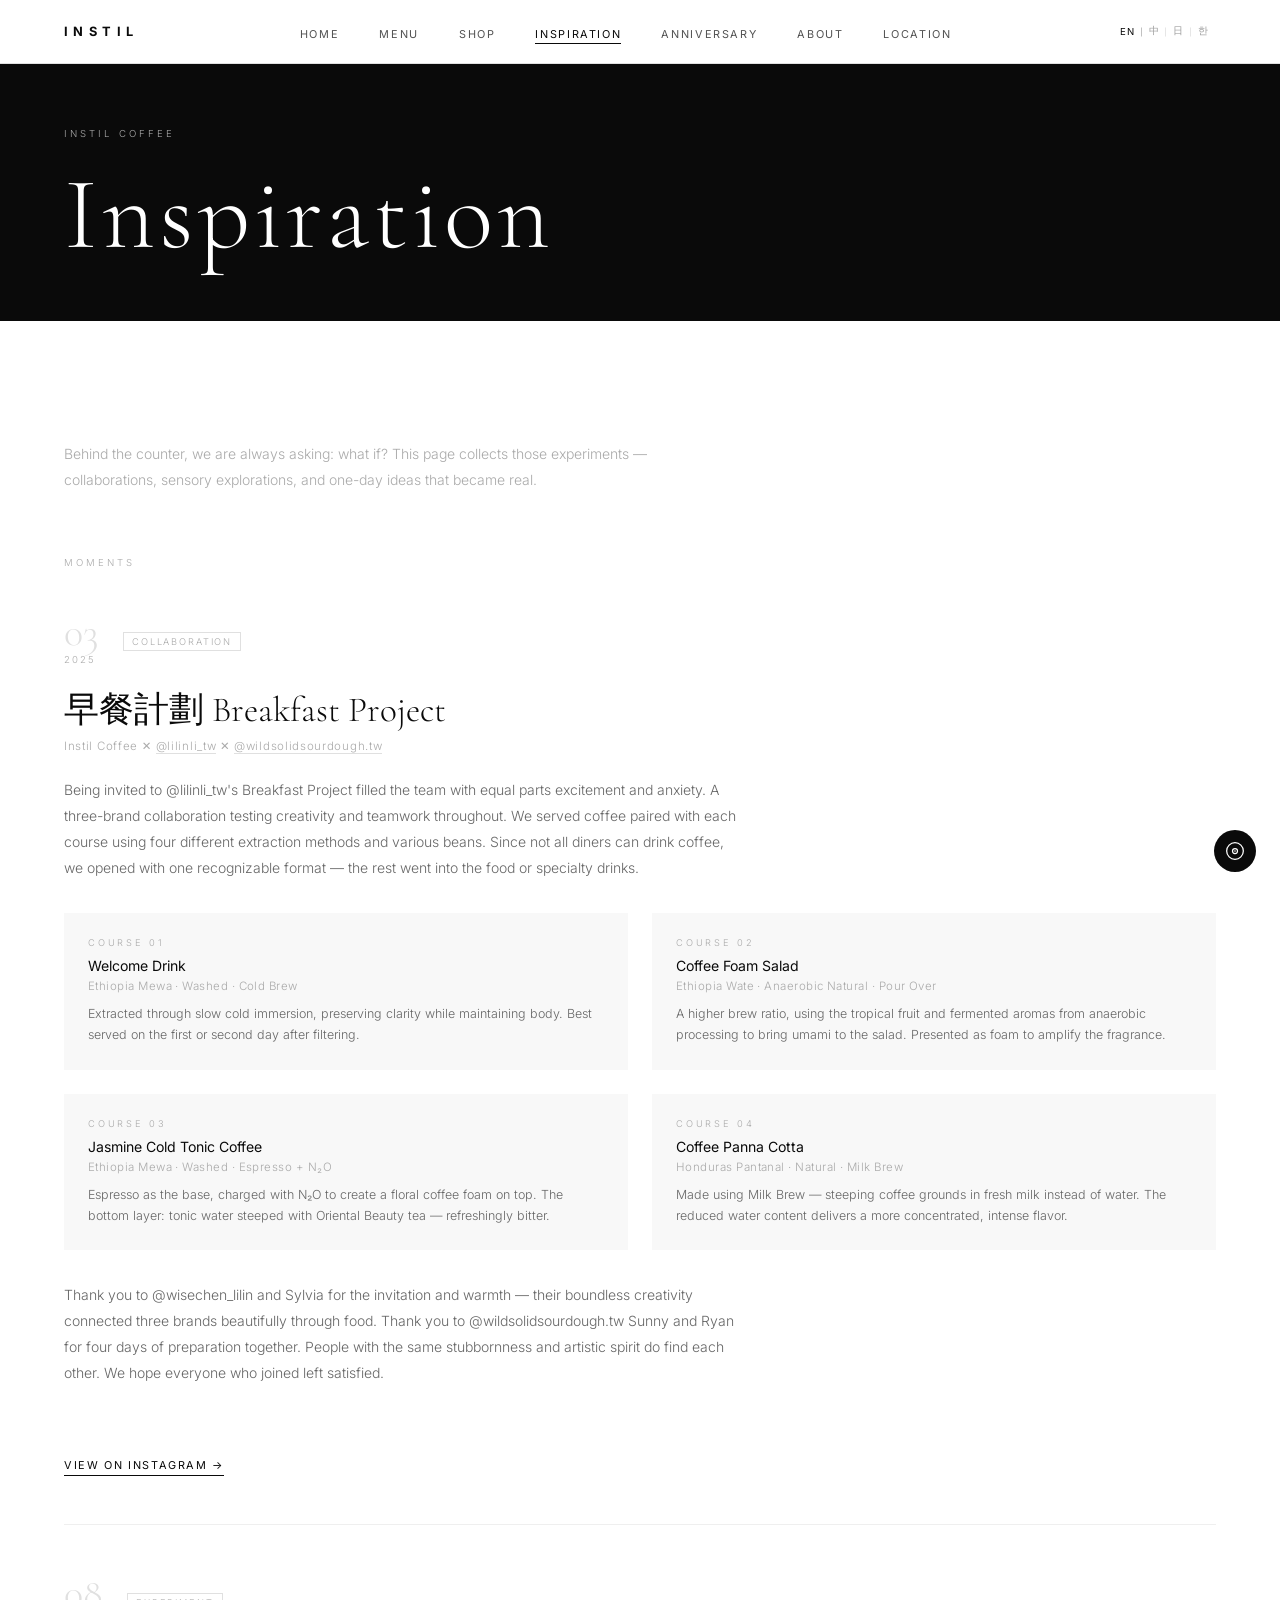
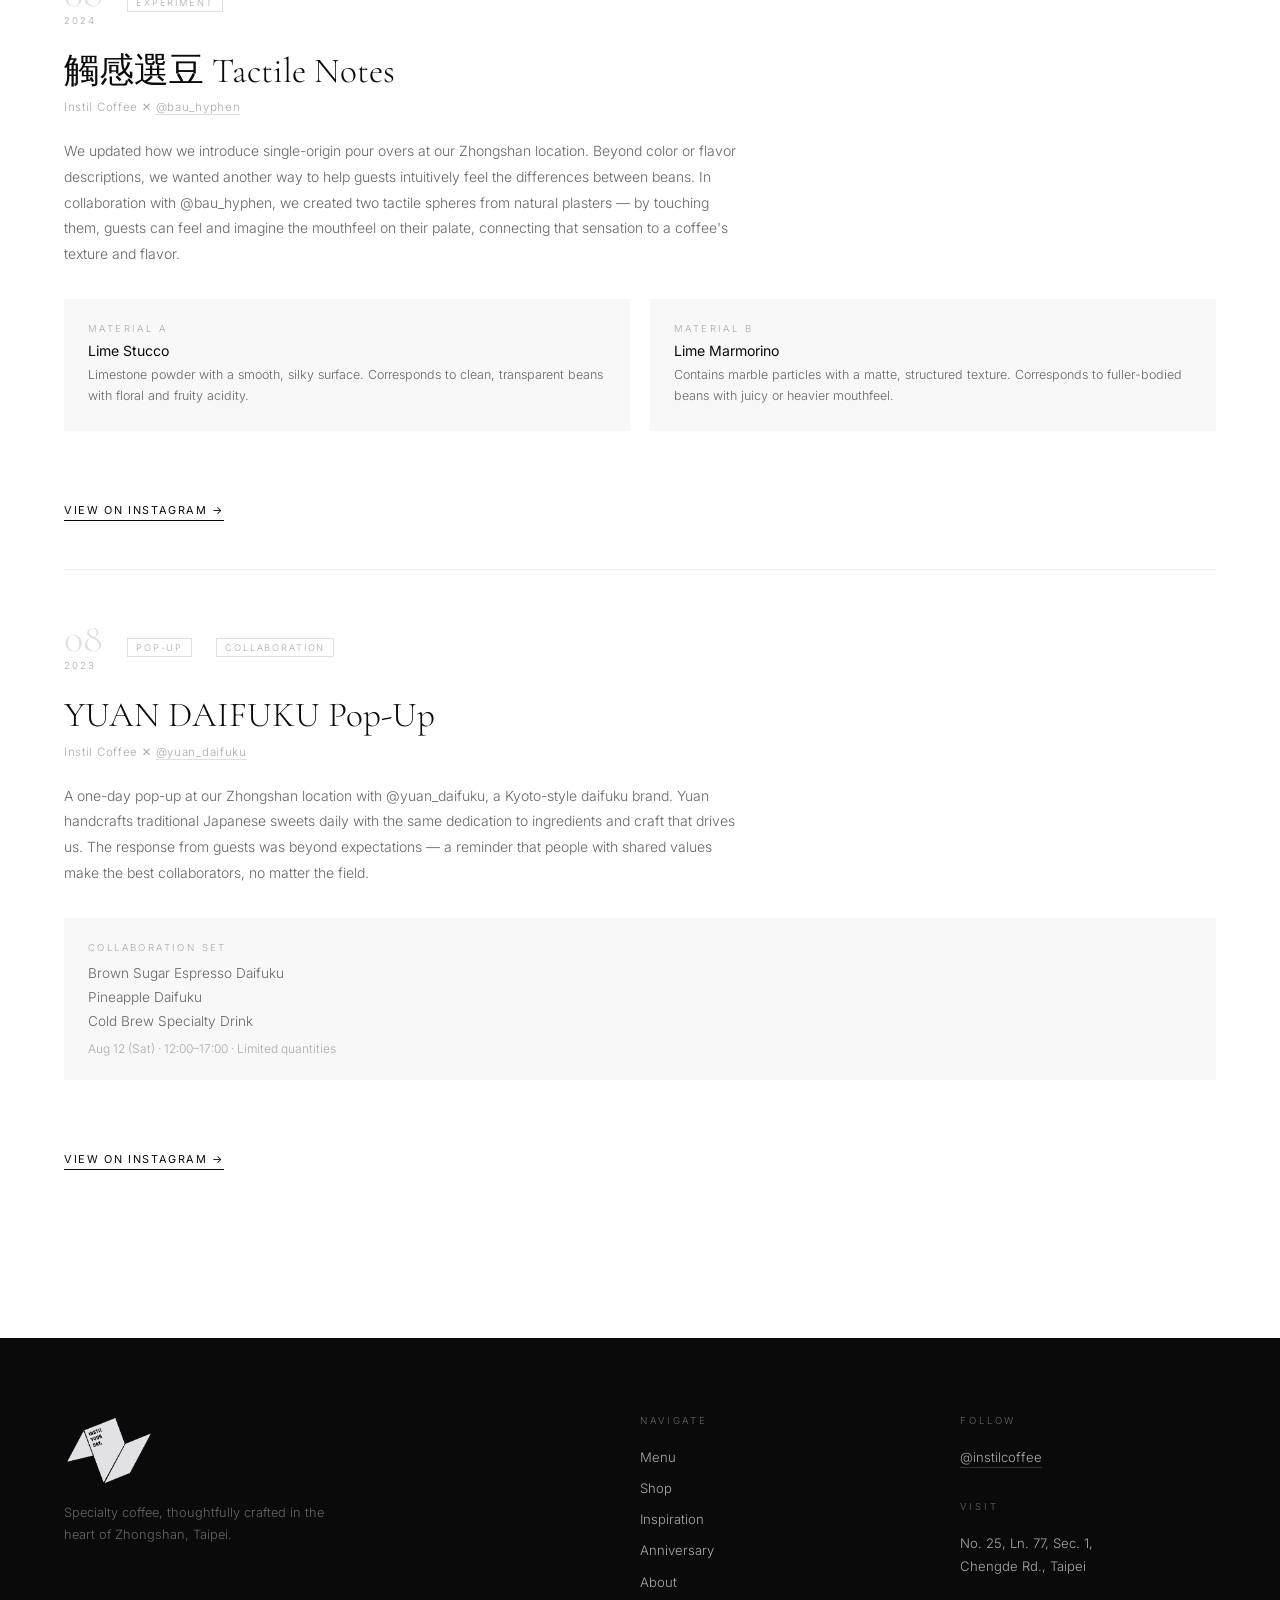
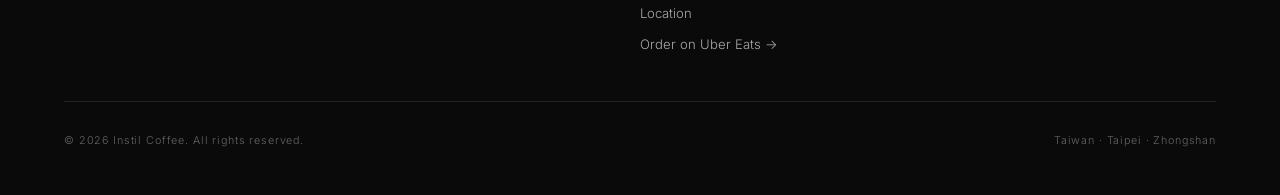
<file: events.html>
<!DOCTYPE html>
<html lang="en">
<head>
  <meta charset="UTF-8">
  <meta name="viewport" content="width=device-width, initial-scale=1.0">
  <title>靈感 / Inspiration — Instil Coffee</title>
  <link rel="stylesheet" href="css/style.css">
  <style>
    .idea-card {
      padding: 3rem 0;
      border-bottom: 1px solid var(--gray-100);
    }
    .idea-card:last-child { border-bottom: none; }

    .idea-meta {
      display: flex;
      align-items: baseline;
      gap: 1.5rem;
      margin-bottom: 1.5rem;
    }

    .idea-date {
      font-family: var(--font-display);
      font-size: 2.5rem;
      font-weight: 300;
      line-height: 1;
      color: var(--gray-200);
      flex-shrink: 0;
    }

    .idea-date span {
      display: block;
      font-family: var(--font-body);
      font-size: 0.6rem;
      letter-spacing: 0.2em;
      text-transform: uppercase;
      color: var(--gray-400);
      font-weight: 300;
      margin-top: 0.2rem;
    }

    .idea-tag {
      font-size: 0.58rem;
      letter-spacing: 0.2em;
      text-transform: uppercase;
      color: var(--gray-400);
      border: 1px solid var(--gray-200);
      padding: 3px 8px;
    }

    .idea-title {
      font-family: var(--font-display);
      font-size: clamp(1.5rem, 3vw, 2.2rem);
      font-weight: 300;
      margin-bottom: 0.5rem;
      line-height: 1.2;
    }

    .idea-partner {
      font-size: 0.72rem;
      color: var(--gray-400);
      letter-spacing: 0.06em;
      margin-bottom: 1.5rem;
    }

    .idea-partner a { color: inherit; border-bottom: 1px solid var(--gray-200); }

    .idea-body {
      font-size: 0.875rem;
      line-height: 1.85;
      color: var(--gray-600);
      max-width: 680px;
      margin-bottom: 2rem;
    }

    .idea-materials {
      display: grid;
      grid-template-columns: repeat(2, 1fr);
      gap: 1.25rem;
      margin: 2rem 0;
    }

    .idea-material {
      background: var(--gray-50);
      padding: 1.5rem;
    }

    .idea-material-label {
      font-size: 0.6rem;
      letter-spacing: 0.25em;
      text-transform: uppercase;
      color: var(--gray-400);
      margin-bottom: 0.5rem;
    }

    .idea-material-name {
      font-size: 0.88rem;
      font-weight: 400;
      margin-bottom: 0.3rem;
    }

    .idea-material-desc {
      font-size: 0.78rem;
      color: var(--gray-600);
      line-height: 1.7;
    }

    .event-courses {
      display: grid;
      grid-template-columns: repeat(2, 1fr);
      gap: 1.5rem;
      margin: 2rem 0;
    }

    .course-item { background: var(--gray-50); padding: 1.5rem; }
    .course-num { font-size: 0.58rem; letter-spacing: 0.3em; text-transform: uppercase; color: var(--gray-400); margin-bottom: 0.5rem; }
    .course-title { font-size: 0.88rem; font-weight: 400; margin-bottom: 0.25rem; line-height: 1.4; }
    .course-bean { font-size: 0.72rem; color: var(--gray-400); letter-spacing: 0.04em; margin-bottom: 0.6rem; }
    .course-desc { font-size: 0.78rem; color: var(--gray-600); line-height: 1.7; }

    @media (max-width: 640px) {
      .idea-materials, .event-courses { grid-template-columns: 1fr; }
    }
  </style>
  <!-- Google Analytics -->
  <script async src="https://www.googletagmanager.com/gtag/js?id=G-J7KH96YY6Z"></script>
  <script>
    window.dataLayer = window.dataLayer || [];
    function gtag(){dataLayer.push(arguments);}
    gtag('js', new Date());
    gtag('config', 'G-J7KH96YY6Z');
  </script>
</head>
<body>

  <nav class="nav" id="nav">
    <a class="nav-logo" href="index.html">INSTIL</a>
    <ul class="nav-links">
      <li><a href="index.html" data-i18n="nav-home">Home</a></li>
      <li><a href="menu.html" data-i18n="nav-menu">Menu</a></li>
      <li><a href="shop.html" data-i18n="nav-shop">Shop</a></li>
      <li><a href="events.html" class="active" data-i18n="nav-ideas">Inspiration</a></li>
      <li><a href="anniversary.html" data-i18n="nav-anniversary">Anniversary</a></li>
      <li><a href="about.html" data-i18n="nav-about">About</a></li>
      <li><a href="location.html" data-i18n="nav-location">Location</a></li>
    </ul>
    <div class="nav-end">
      <div class="lang-switcher">
        <button class="lang-btn" data-lang="en">EN</button>
        <button class="lang-btn" data-lang="zh-TW">中</button>
        <button class="lang-btn" data-lang="ja">日</button>
        <button class="lang-btn" data-lang="ko">한</button>
      </div>
      <button class="nav-toggle" aria-label="Toggle menu"><span></span><span></span><span></span></button>
    </div>
  </nav>

  <header class="page-header">
    <div class="container">
      <span class="label" data-i18n="page-label">Instil Coffee</span>
      <h1 class="page-header-title" data-i18n="page-title-ideas">Inspiration</h1>
    </div>
  </header>

  <main>
    <section>
      <div class="container">

        <p style="font-size:0.875rem;line-height:1.85;color:var(--gray-400);max-width:600px;margin-bottom:4rem;" data-i18n="ideas-intro"></p>

        <span class="label" data-i18n="ideas-past-label">Moments</span>

        <!-- ── March 2025 — Breakfast Project ── -->
        <div class="idea-card" style="padding-top:2rem;">
          <div class="idea-meta">
            <div class="idea-date">03<span>2025</span></div>
            <span class="idea-tag" data-i18n="events-tag-collab">Collaboration</span>
          </div>
          <h2 class="idea-title">早餐計劃 Breakfast Project</h2>
          <p class="idea-partner">
            Instil Coffee ✕ <a href="https://www.instagram.com/lilinli_tw" target="_blank" rel="noopener">@lilinli_tw</a>
            ✕ <a href="https://www.instagram.com/wildsolidsourdough.tw" target="_blank" rel="noopener">@wildsolidsourdough.tw</a>
          </p>
          <p class="idea-body" data-i18n="ideas-breakfast-intro"></p>
          <div class="event-courses">
            <div class="course-item">
              <p class="course-num">Course 01</p>
              <p class="course-title" data-i18n="ideas-course-01-title">Welcome Drink</p>
              <p class="course-bean">Ethiopia Mewa · Washed · Cold Brew</p>
              <p class="course-desc" data-i18n="ideas-course-01-desc"></p>
            </div>
            <div class="course-item">
              <p class="course-num">Course 02</p>
              <p class="course-title" data-i18n="ideas-course-02-title">Coffee Foam Salad</p>
              <p class="course-bean">Ethiopia Wate · Anaerobic Natural · Pour Over</p>
              <p class="course-desc" data-i18n="ideas-course-02-desc"></p>
            </div>
            <div class="course-item">
              <p class="course-num">Course 03</p>
              <p class="course-title" data-i18n="ideas-course-03-title">Jasmine Cold Tonic Coffee</p>
              <p class="course-bean">Ethiopia Mewa · Washed · Espresso + N₂O</p>
              <p class="course-desc" data-i18n="ideas-course-03-desc"></p>
            </div>
            <div class="course-item">
              <p class="course-num">Course 04</p>
              <p class="course-title" data-i18n="ideas-course-04-title">Coffee Panna Cotta</p>
              <p class="course-bean">Honduras Pantanal · Natural · Milk Brew</p>
              <p class="course-desc" data-i18n="ideas-course-04-desc"></p>
            </div>
          </div>
          <p class="idea-body" data-i18n="ideas-breakfast-closing"></p>
          <a href="https://www.instagram.com/p/DHsPxMPzI1W/" target="_blank" rel="noopener" class="text-link" style="display:inline-flex;" data-i18n="events-read-more">View on Instagram →</a>
        </div>

        <!-- ── August 2024 — 觸感選豆 ── -->
        <div class="idea-card">
          <div class="idea-meta">
            <div class="idea-date">08<span>2024</span></div>
            <span class="idea-tag" data-i18n="ideas-tag-experiment">Experiment</span>
          </div>
          <h2 class="idea-title">觸感選豆 Tactile Notes</h2>
          <p class="idea-partner">
            Instil Coffee ✕ <a href="https://www.instagram.com/bau_hyphen" target="_blank" rel="noopener">@bau_hyphen</a>
          </p>
          <p class="idea-body" data-i18n="ideas-tactile-intro"></p>
          <div class="idea-materials">
            <div class="idea-material">
              <p class="idea-material-label">Material A</p>
              <p class="idea-material-name">Lime Stucco</p>
              <p class="idea-material-desc" data-i18n="ideas-material-a-desc"></p>
            </div>
            <div class="idea-material">
              <p class="idea-material-label">Material B</p>
              <p class="idea-material-name">Lime Marmorino</p>
              <p class="idea-material-desc" data-i18n="ideas-material-b-desc"></p>
            </div>
          </div>
          <a href="https://www.instagram.com/p/C-fOTkGvEBd/" target="_blank" rel="noopener" class="text-link" style="display:inline-flex;" data-i18n="events-read-more">View on Instagram →</a>
        </div>

        <!-- ── August 2023 — Yuan Daifuku ── -->
        <div class="idea-card">
          <div class="idea-meta">
            <div class="idea-date">08<span>2023</span></div>
            <span class="idea-tag" data-i18n="ideas-tag-popup">Pop-up</span>
            <span class="idea-tag" data-i18n="events-tag-collab">Collaboration</span>
          </div>
          <h2 class="idea-title">YUAN DAIFUKU Pop-Up</h2>
          <p class="idea-partner">
            Instil Coffee ✕ <a href="https://www.instagram.com/yuan_daifuku" target="_blank" rel="noopener">@yuan_daifuku</a>
          </p>
          <p class="idea-body" data-i18n="ideas-daifuku-intro"></p>
          <div style="background:var(--gray-50);padding:1.5rem;margin-bottom:2rem;">
            <p style="font-size:0.6rem;letter-spacing:0.25em;text-transform:uppercase;color:var(--gray-400);margin-bottom:0.75rem;" data-i18n="ideas-daifuku-combo-label">Collaboration Set</p>
            <div style="display:flex;flex-direction:column;gap:0.5rem;">
              <p style="font-size:0.85rem;color:var(--gray-600);" data-i18n="ideas-daifuku-item-1">Brown Sugar Espresso Daifuku</p>
              <p style="font-size:0.85rem;color:var(--gray-600);" data-i18n="ideas-daifuku-item-2">Pineapple Daifuku</p>
              <p style="font-size:0.85rem;color:var(--gray-600);" data-i18n="ideas-daifuku-item-3">Cold Brew Specialty Drink</p>
            </div>
            <p style="font-size:0.75rem;color:var(--gray-400);margin-top:0.75rem;" data-i18n="ideas-daifuku-event-info">Aug 12 (Sat) · 12:00–17:00 · Limited quantities</p>
          </div>
          <a href="https://www.instagram.com/p/Cvmg5WGPe6-/" target="_blank" rel="noopener" class="text-link" style="display:inline-flex;" data-i18n="events-read-more">View on Instagram →</a>
        </div>

      </div>
    </section>
  </main>

  <footer>
    <div class="footer-grid">
      <div>
        <div class="footer-logo"><img src="images/instil-logo-graphic.png" alt="Instil Coffee" class="footer-logo-img" /></div>
        <p class="footer-tagline" data-i18n="footer-tagline">Specialty coffee, thoughtfully crafted in the heart of Zhongshan, Taipei.</p>
      </div>
      <div>
        <span class="footer-col-label" data-i18n="footer-nav-label">Navigate</span>
        <ul class="footer-col-links">
          <li><a href="menu.html" data-i18n="nav-menu">Menu</a></li>
          <li><a href="shop.html" data-i18n="nav-shop">Shop</a></li>
          <li><a href="events.html" data-i18n="nav-ideas">Inspiration</a></li>
          <li><a href="anniversary.html" data-i18n="nav-anniversary">Anniversary</a></li>
          <li><a href="about.html" data-i18n="nav-about">About</a></li>
          <li><a href="location.html" data-i18n="nav-location">Location</a></li>
          <li><a href="https://www.ubereats.com/tw/store/instil-coffee-%E4%B8%AD%E5%B1%B1%E5%BA%97/VOpqvfJ0XcKpiCJXI3-vig?diningMode=DELIVERY" target="_blank" rel="noopener" data-i18n="delivery-link">Order on Uber Eats →</a></li>
        </ul>
      </div>
      <div>
        <span class="footer-col-label" data-i18n="footer-follow-label">Follow</span>
        <p class="footer-col-text"><a href="https://www.instagram.com/instilcoffee" target="_blank" rel="noopener" style="color:var(--gray-400);border-bottom:1px solid #333;padding-bottom:2px;">@instilcoffee</a></p>
        <div style="margin-top:2rem;">
          <span class="footer-col-label" data-i18n="footer-visit-label">Visit</span>
          <p class="footer-col-text" data-i18n-html="footer-address">No. 25, Ln. 77, Sec. 1,<br>Chengde Rd., Taipei</p>
        </div>
      </div>
    </div>
    <div class="footer-bottom">
      <span data-i18n="footer-copyright">© 2026 Instil Coffee. All rights reserved.</span>
      <span data-i18n="footer-region">Taiwan · Taipei · Zhongshan</span>
    </div>
  </footer>

  <script src="js/i18n.js"></script>
  <script src="js/main.js"></script>

  <!-- Music Player -->
  <div class="music-player" id="musicPlayer">
    <div class="music-panel" id="musicPanel">
      <div class="music-track-name" id="musicTrackName">—</div>
      <div class="music-controls">
        <button class="music-ctrl" id="musicPrev" aria-label="Previous track">
          <svg viewBox="0 0 24 24" fill="currentColor"><polygon points="19,20 9,12 19,4"/><rect x="5" y="4" width="2" height="16"/></svg>
        </button>
        <button class="music-ctrl music-play-btn" id="musicPlayBtn" aria-label="Play / Pause">
          <svg viewBox="0 0 24 24" fill="currentColor"><polygon points="5,3 19,12 5,21"/></svg>
        </button>
        <button class="music-ctrl" id="musicNext" aria-label="Next track">
          <svg viewBox="0 0 24 24" fill="currentColor"><polygon points="5,4 15,12 5,20"/><rect x="17" y="4" width="2" height="16"/></svg>
        </button>
      </div>
      <input type="range" class="music-vol" id="musicVol" min="0" max="1" step="0.01" value="0.4">
    </div>
    <button class="music-toggle" id="musicToggle" aria-label="Toggle music">
      <svg viewBox="0 0 24 24" fill="none" stroke="currentColor" stroke-width="1.5">
        <circle cx="12" cy="12" r="10"/>
        <circle cx="12" cy="12" r="3"/>
        <circle cx="12" cy="12" r="1" fill="currentColor" stroke="none"/>
      </svg>
    </button>
  </div>
  <audio id="bgAudio" preload="none"></audio>
  <script src="js/audio.js"></script>
  <script src="js/router.js"></script>
</body>
</html>
</file>
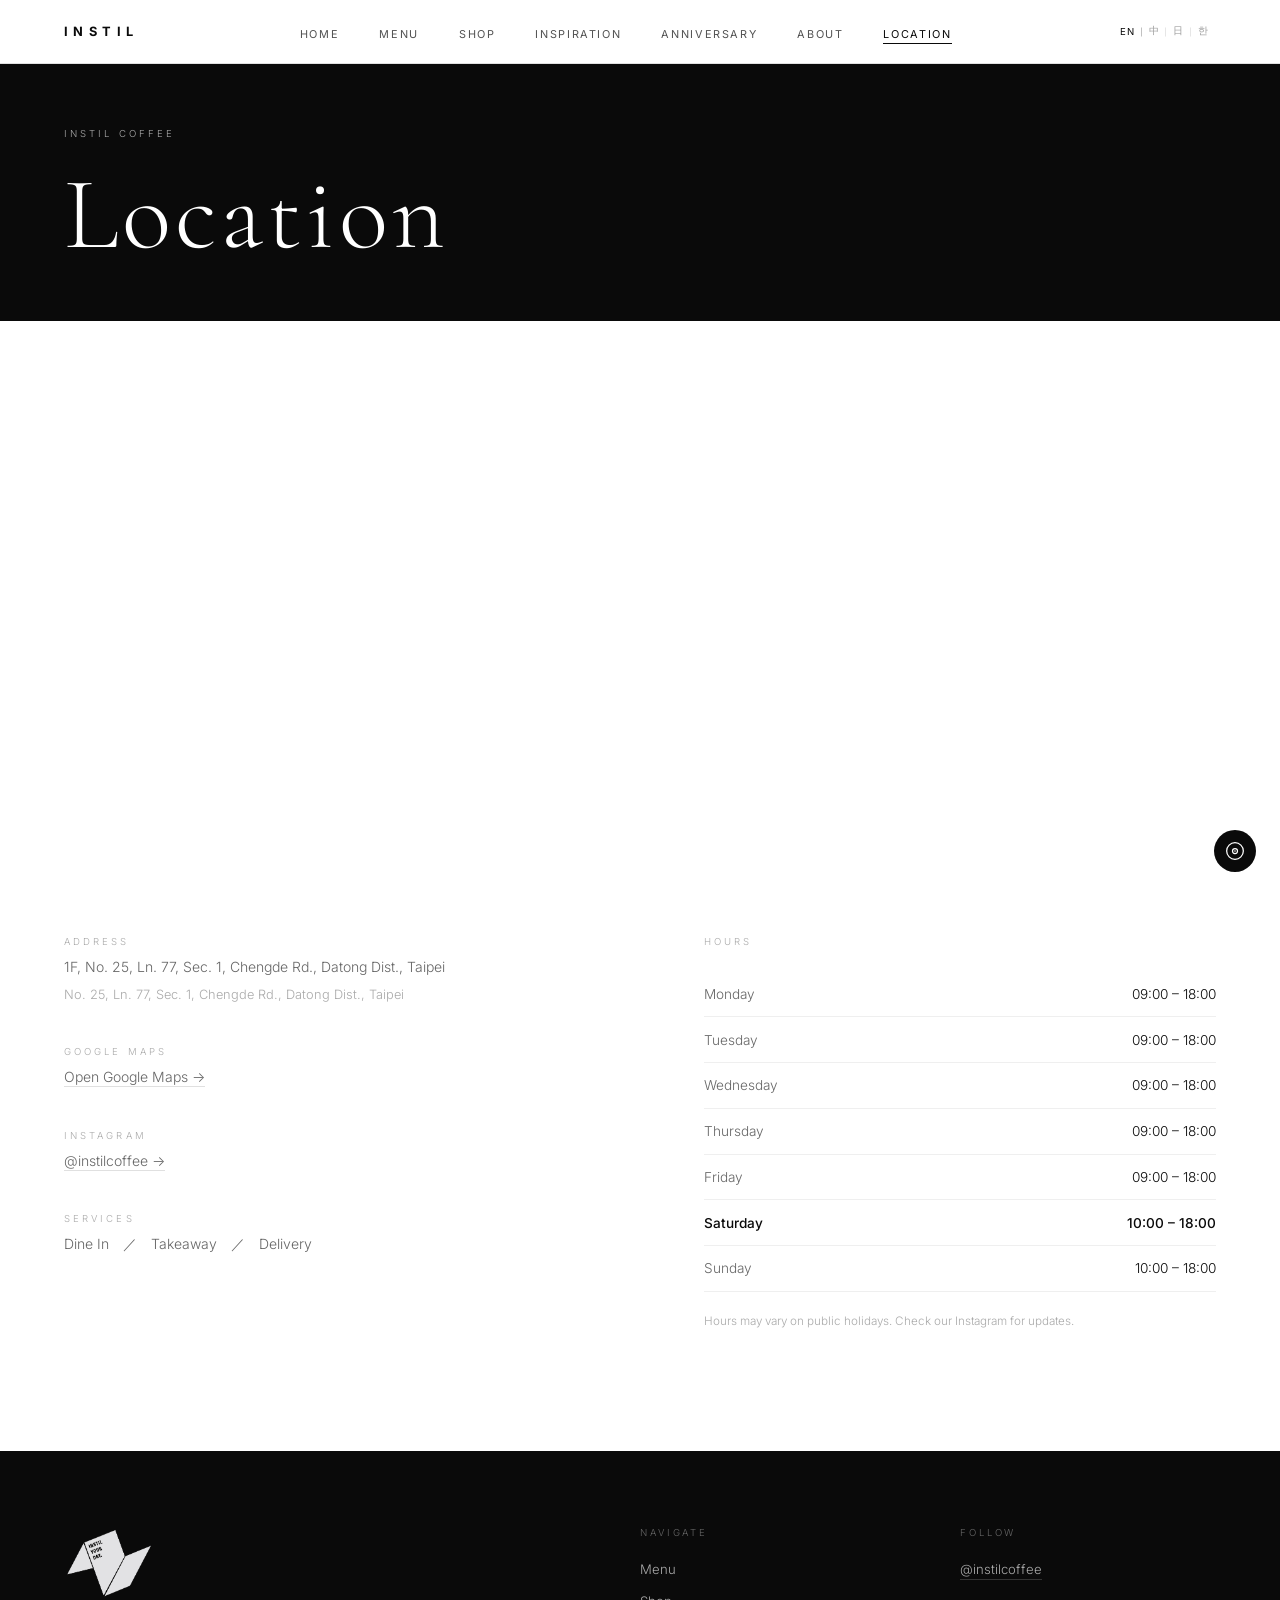
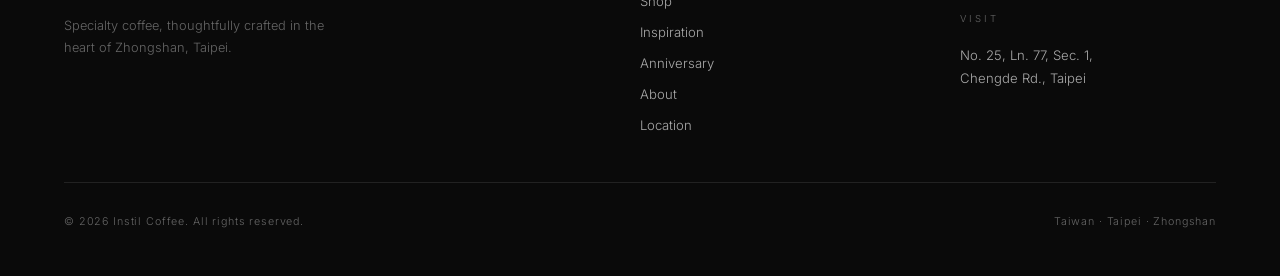
<file: location.html>
<!DOCTYPE html>
<html lang="en">
<head>
  <meta charset="UTF-8">
  <meta name="viewport" content="width=device-width, initial-scale=1.0">
  <title>Location — Instil Coffee</title>
  <link rel="stylesheet" href="css/style.css">
  <!-- Google Analytics -->
  <script async src="https://www.googletagmanager.com/gtag/js?id=G-J7KH96YY6Z"></script>
  <script>
    window.dataLayer = window.dataLayer || [];
    function gtag(){dataLayer.push(arguments);}
    gtag('js', new Date());
    gtag('config', 'G-J7KH96YY6Z');
  </script>
</head>
<body>

  <nav class="nav" id="nav">
    <a class="nav-logo" href="index.html">INSTIL</a>
    <ul class="nav-links">
      <li><a href="index.html" data-i18n="nav-home">Home</a></li>
      <li><a href="menu.html" data-i18n="nav-menu">Menu</a></li>
      <li><a href="shop.html" data-i18n="nav-shop">Shop</a></li>
      <li><a href="events.html" data-i18n="nav-ideas">Inspiration</a></li>
      <li><a href="anniversary.html" data-i18n="nav-anniversary">Anniversary</a></li>
      <li><a href="about.html" data-i18n="nav-about">About</a></li>
      <li><a href="location.html" class="active" data-i18n="nav-location">Location</a></li>
    </ul>
    <div class="nav-end">
      <div class="lang-switcher">
        <button class="lang-btn" data-lang="en">EN</button>
        <button class="lang-btn" data-lang="zh-TW">中</button>
        <button class="lang-btn" data-lang="ja">日</button>
        <button class="lang-btn" data-lang="ko">한</button>
      </div>
      <button class="nav-toggle" aria-label="Toggle menu"><span></span><span></span><span></span></button>
    </div>
  </nav>

  <header class="page-header">
    <div class="container">
      <span class="label" data-i18n="page-label">Instil Coffee</span>
      <h1 class="page-header-title" data-i18n="page-title-location">Location</h1>
    </div>
  </header>

  <div class="full-map">
    <iframe src="https://maps.google.com/maps?q=25.0521457,121.5183005&z=17&output=embed" allowfullscreen="" loading="lazy" referrerpolicy="no-referrer-when-downgrade" title="Instil Coffee map"></iframe>
  </div>

  <main>
    <section class="location-details-section">
      <div class="container">
        <div class="location-details-grid">
          <div class="address-block">
            <div class="address-item">
              <span class="label" data-i18n="loc-addr-label">Address</span>
              <p data-i18n="loc-addr-main">1F, No. 25, Ln. 77, Sec. 1, Chengde Rd., Datong Dist., Taipei</p>
              <p style="margin-top:0.25rem;font-size:0.8rem;color:var(--gray-400);" data-i18n="loc-addr-sub">No. 25, Ln. 77, Sec. 1, Chengde Rd., Datong Dist., Taipei</p>
            </div>
            <div class="address-item">
              <span class="label" data-i18n="loc-maps-label">Google Maps</span>
              <a href="https://maps.app.goo.gl/Csb8eX5deyHFviq27" target="_blank" rel="noopener" data-i18n="loc-maps-link">Open Google Maps →</a>
            </div>
            <div class="address-item">
              <span class="label" data-i18n="loc-ig-label">Instagram</span>
              <a href="https://www.instagram.com/instilcoffee" target="_blank" rel="noopener">@instilcoffee →</a>
            </div>
            <div class="address-item">
              <span class="label" data-i18n="loc-services-label">Services</span>
              <p data-i18n="loc-services-value">Dine In　／　Takeaway　／　Delivery</p>
            </div>
          </div>

          <div>
            <span class="label" data-i18n="loc-hours-label">Hours</span>
            <div class="hours-table" style="margin-top:1.5rem;">
              <div class="hours-row" data-day="monday">
                <span class="day" data-i18n="day-monday">Monday</span>
                <span class="time">09:00 – 18:00</span>
              </div>
              <div class="hours-row" data-day="tuesday">
                <span class="day" data-i18n="day-tuesday">Tuesday</span>
                <span class="time">09:00 – 18:00</span>
              </div>
              <div class="hours-row" data-day="wednesday">
                <span class="day" data-i18n="day-wednesday">Wednesday</span>
                <span class="time">09:00 – 18:00</span>
              </div>
              <div class="hours-row" data-day="thursday">
                <span class="day" data-i18n="day-thursday">Thursday</span>
                <span class="time">09:00 – 18:00</span>
              </div>
              <div class="hours-row" data-day="friday">
                <span class="day" data-i18n="day-friday">Friday</span>
                <span class="time">09:00 – 18:00</span>
              </div>
              <div class="hours-row" data-day="saturday">
                <span class="day" data-i18n="day-saturday">Saturday</span>
                <span class="time">10:00 – 18:00</span>
              </div>
              <div class="hours-row" data-day="sunday">
                <span class="day" data-i18n="day-sunday">Sunday</span>
                <span class="time">10:00 – 18:00</span>
              </div>
            </div>
            <p style="margin-top:1.25rem;font-size:0.73rem;color:var(--gray-400);line-height:1.6;" data-i18n="loc-hours-note">
              Hours may vary on public holidays. Check our Instagram for updates.
            </p>
          </div>
        </div>
      </div>
    </section>
  </main>

  <footer>
    <div class="footer-grid">
      <div>
        <div class="footer-logo"><img src="images/instil-logo-graphic.png" alt="Instil Coffee" class="footer-logo-img" /></div>
        <p class="footer-tagline" data-i18n="footer-tagline">Specialty coffee, thoughtfully crafted in the heart of Zhongshan, Taipei.</p>
      </div>
      <div>
        <span class="footer-col-label" data-i18n="footer-nav-label">Navigate</span>
        <ul class="footer-col-links">
          <li><a href="menu.html" data-i18n="nav-menu">Menu</a></li>
          <li><a href="shop.html" data-i18n="nav-shop">Shop</a></li>
          <li><a href="events.html" data-i18n="nav-ideas">Inspiration</a></li>
      <li><a href="anniversary.html" data-i18n="nav-anniversary">Anniversary</a></li>
          <li><a href="about.html" data-i18n="nav-about">About</a></li>
          <li><a href="location.html" data-i18n="nav-location">Location</a></li>
        </ul>
      </div>
      <div>
        <span class="footer-col-label" data-i18n="footer-follow-label">Follow</span>
        <p class="footer-col-text"><a href="https://www.instagram.com/instilcoffee" target="_blank" rel="noopener" style="color:var(--gray-400);border-bottom:1px solid #333;padding-bottom:2px;">@instilcoffee</a></p>
        <div style="margin-top:2rem;">
          <span class="footer-col-label" data-i18n="footer-visit-label">Visit</span>
          <p class="footer-col-text" data-i18n-html="footer-address">No. 25, Ln. 77, Sec. 1,<br>Chengde Rd., Taipei</p>
        </div>
      </div>
    </div>
    <div class="footer-bottom">
      <span data-i18n="footer-copyright">© 2026 Instil Coffee. All rights reserved.</span>
      <span data-i18n="footer-region">Taiwan · Taipei · Zhongshan</span>
    </div>
  </footer>

  <script src="js/i18n.js"></script>
  <script src="js/main.js"></script>

  <!-- Music Player -->
  <div class="music-player" id="musicPlayer">
    <div class="music-panel" id="musicPanel">
      <div class="music-track-name" id="musicTrackName">—</div>
      <div class="music-controls">
        <button class="music-ctrl" id="musicPrev" aria-label="Previous track">
          <svg viewBox="0 0 24 24" fill="currentColor"><polygon points="19,20 9,12 19,4"/><rect x="5" y="4" width="2" height="16"/></svg>
        </button>
        <button class="music-ctrl music-play-btn" id="musicPlayBtn" aria-label="Play / Pause">
          <svg viewBox="0 0 24 24" fill="currentColor"><polygon points="5,3 19,12 5,21"/></svg>
        </button>
        <button class="music-ctrl" id="musicNext" aria-label="Next track">
          <svg viewBox="0 0 24 24" fill="currentColor"><polygon points="5,4 15,12 5,20"/><rect x="17" y="4" width="2" height="16"/></svg>
        </button>
      </div>
      <input type="range" class="music-vol" id="musicVol" min="0" max="1" step="0.01" value="0.4">
    </div>
    <button class="music-toggle" id="musicToggle" aria-label="Toggle music">
      <svg viewBox="0 0 24 24" fill="none" stroke="currentColor" stroke-width="1.5">
        <circle cx="12" cy="12" r="10"/>
        <circle cx="12" cy="12" r="3"/>
        <circle cx="12" cy="12" r="1" fill="currentColor" stroke="none"/>
      </svg>
    </button>
  </div>
  <audio id="bgAudio" preload="none"></audio>
  <script src="js/audio.js"></script>
  <script src="js/router.js"></script>
</body>
</html>
</file>
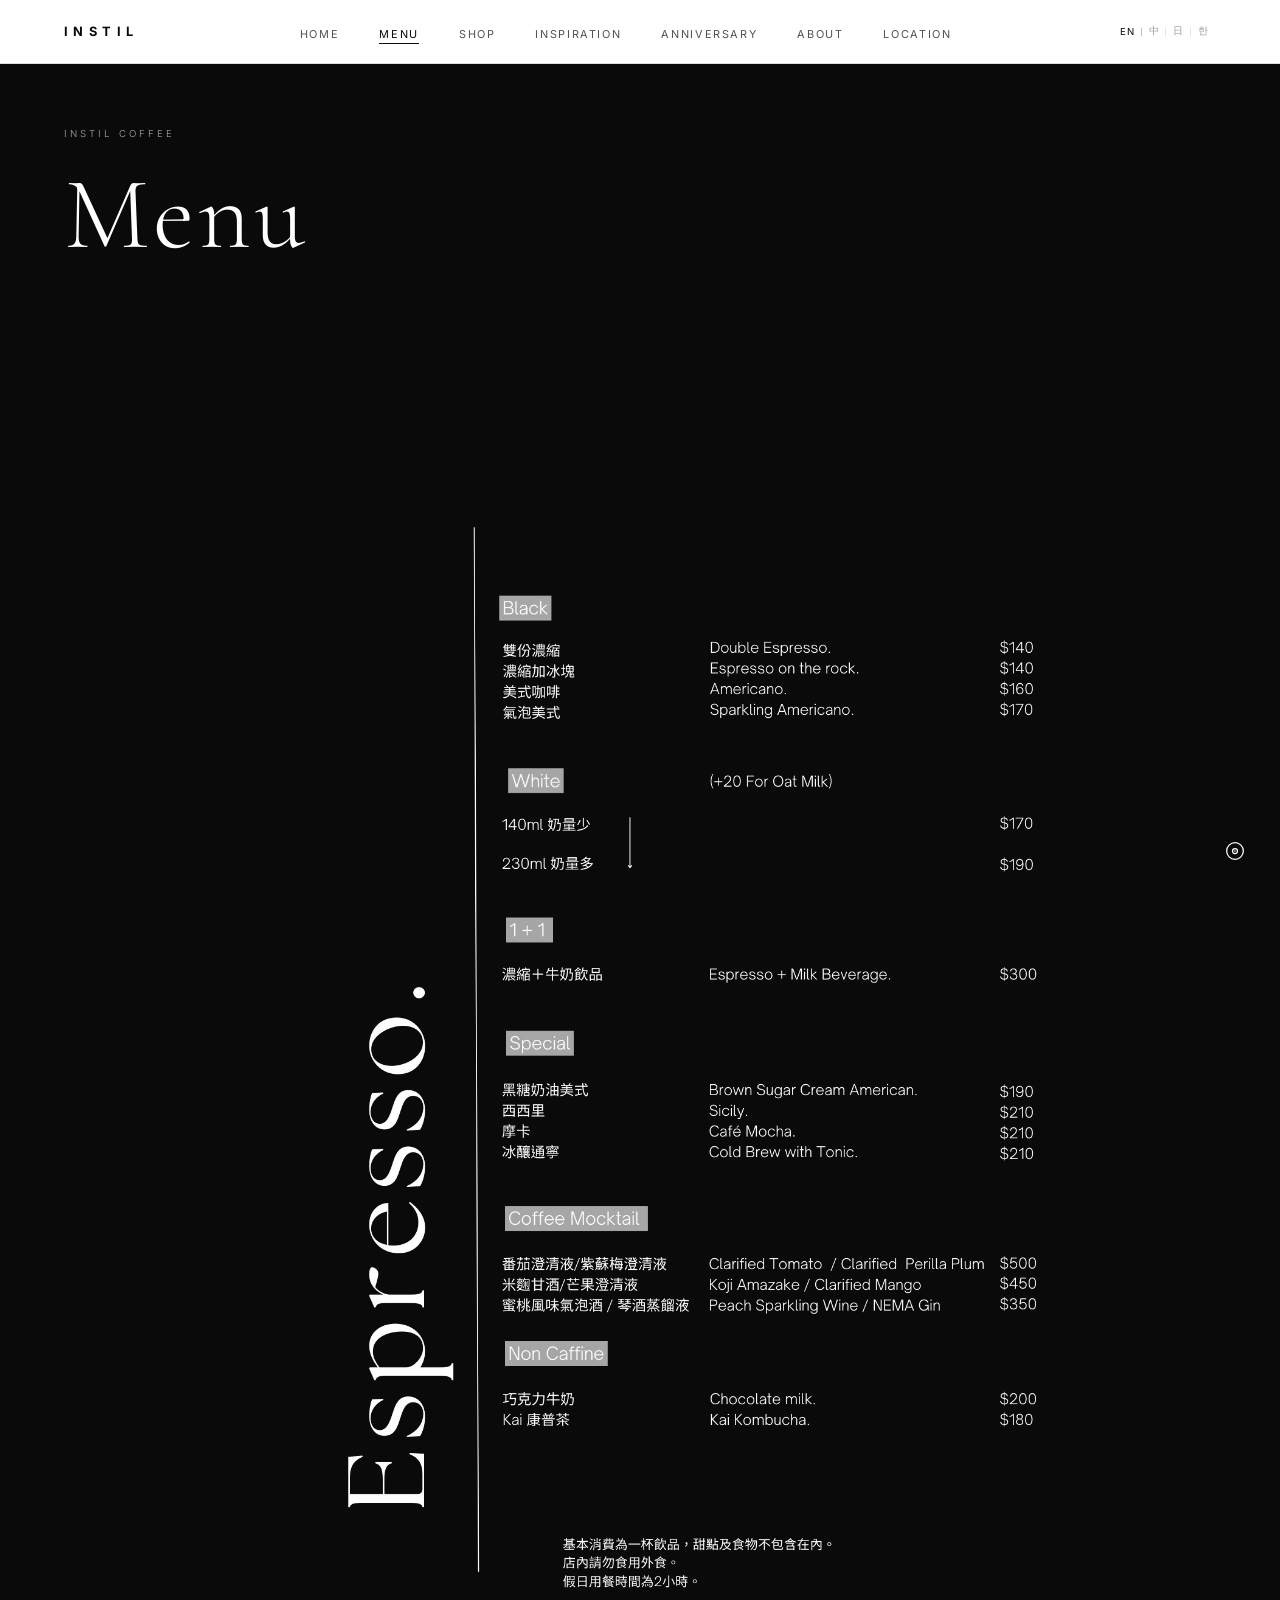
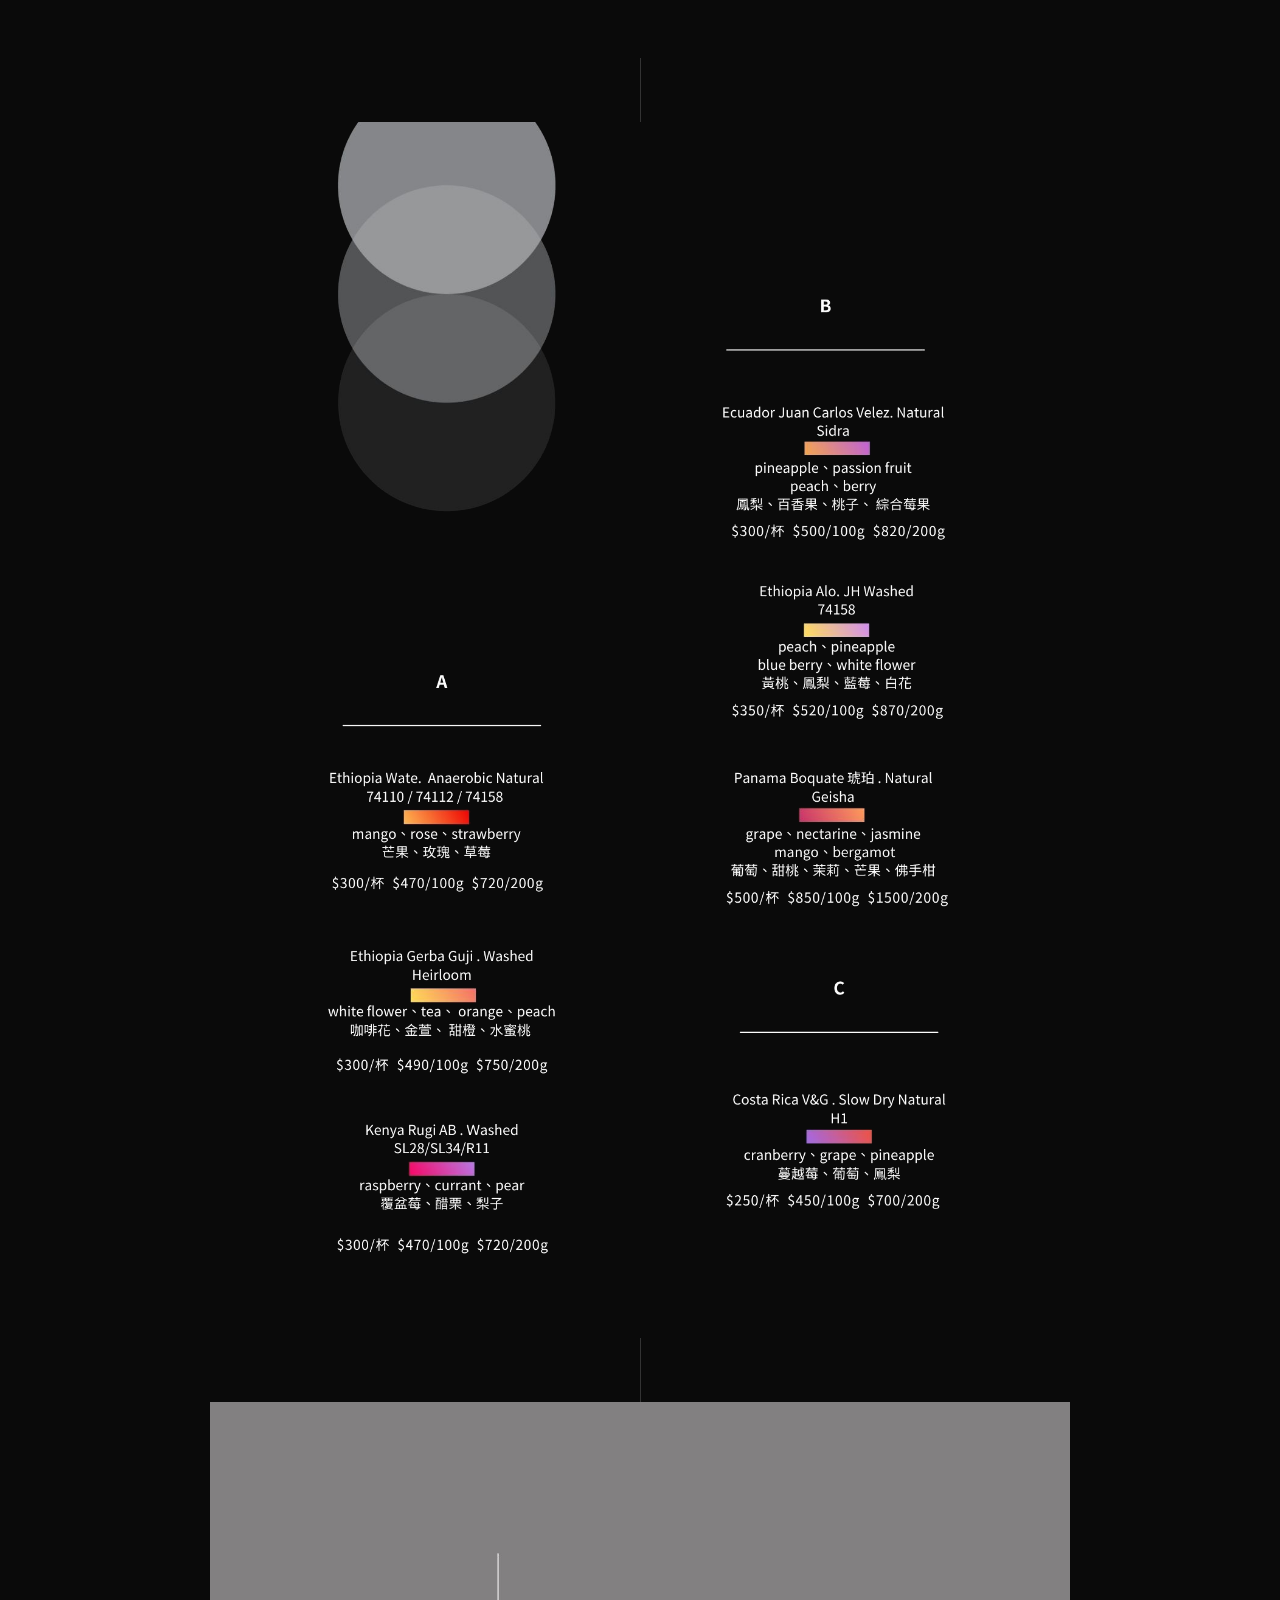
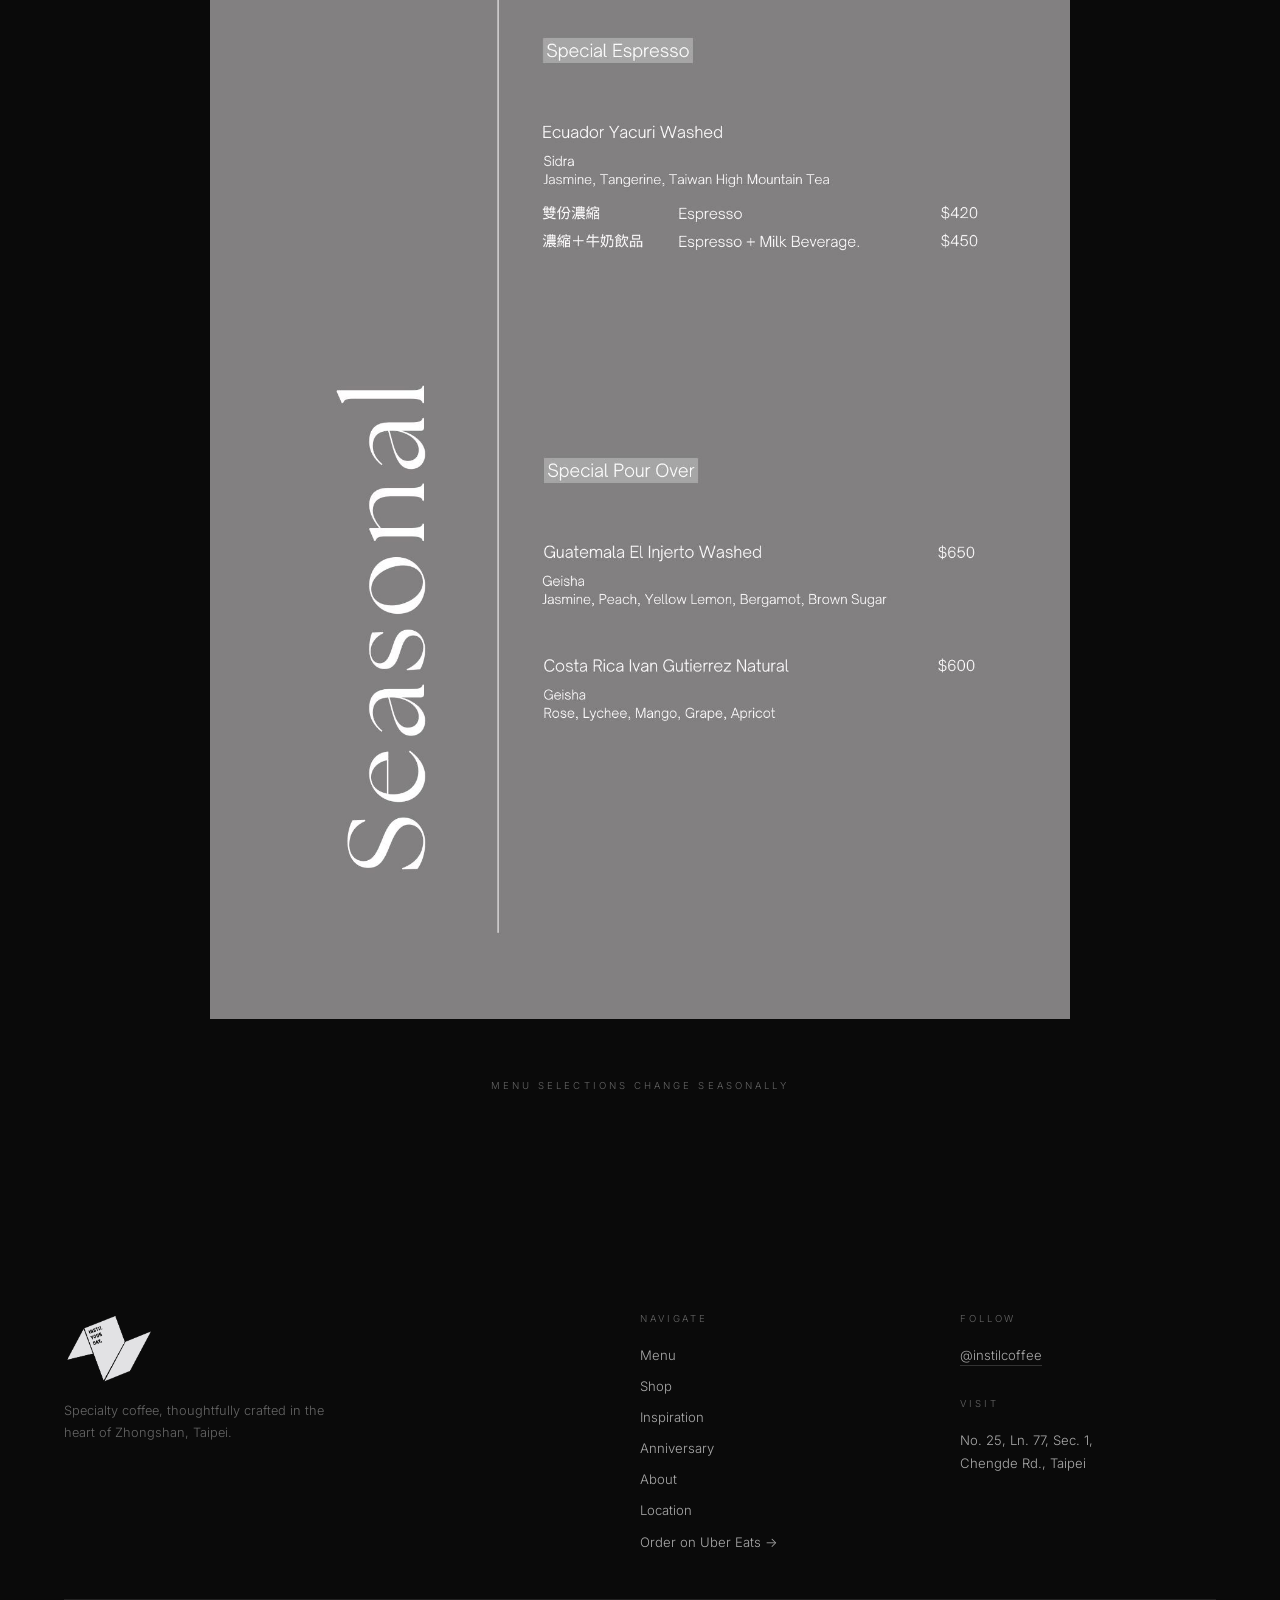
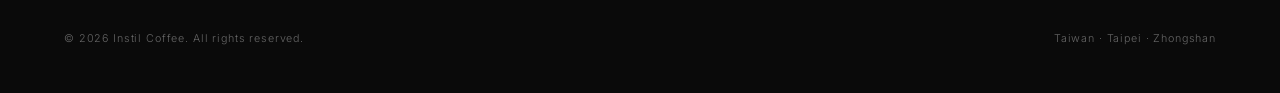
<file: menu.html>
<!DOCTYPE html>
<html lang="en">
<head>
  <meta charset="UTF-8">
  <meta name="viewport" content="width=device-width, initial-scale=1.0">
  <title>Menu — Instil Coffee</title>
  <link rel="stylesheet" href="css/style.css">
  <style>
    .menu-gallery-section {
      background: var(--black);
      padding: clamp(64px, 10vw, 120px) var(--px) clamp(80px, 12vw, 140px);
    }

    .menu-gallery-inner {
      max-width: 860px;
      margin: 0 auto;
      display: flex;
      flex-direction: column;
      align-items: center;
      gap: 0;
    }

    .menu-card {
      width: 100%;
      margin: 0;
      padding: 0;
    }

    .menu-card img {
      width: 100%;
      display: block;
      mix-blend-mode: lighten;
    }

    .menu-card-divider {
      width: 1px;
      height: clamp(40px, 6vw, 64px);
      background: var(--gray-800);
    }

    .menu-seasonal-note {
      margin-top: clamp(2rem, 5vw, 3.5rem);
      font-size: 0.6rem;
      letter-spacing: 0.32em;
      text-transform: uppercase;
      color: var(--gray-600);
      text-align: center;
      line-height: 2.2;
    }
  </style>
  <!-- Google Analytics -->
  <script async src="https://www.googletagmanager.com/gtag/js?id=G-J7KH96YY6Z"></script>
  <script>
    window.dataLayer = window.dataLayer || [];
    function gtag(){dataLayer.push(arguments);}
    gtag('js', new Date());
    gtag('config', 'G-J7KH96YY6Z');
  </script>
</head>
<body>

  <nav class="nav" id="nav">
    <a class="nav-logo" href="index.html">INSTIL</a>
    <ul class="nav-links">
      <li><a href="index.html" data-i18n="nav-home">Home</a></li>
      <li><a href="menu.html" class="active" data-i18n="nav-menu">Menu</a></li>
      <li><a href="shop.html" data-i18n="nav-shop">Shop</a></li>
      <li><a href="events.html" data-i18n="nav-ideas">Inspiration</a></li>
      <li><a href="anniversary.html" data-i18n="nav-anniversary">Anniversary</a></li>
      <li><a href="about.html" data-i18n="nav-about">About</a></li>
      <li><a href="location.html" data-i18n="nav-location">Location</a></li>
    </ul>
    <div class="nav-end">
      <div class="lang-switcher">
        <button class="lang-btn" data-lang="en">EN</button>
        <button class="lang-btn" data-lang="zh-TW">中</button>
        <button class="lang-btn" data-lang="ja">日</button>
        <button class="lang-btn" data-lang="ko">한</button>
      </div>
      <button class="nav-toggle" aria-label="Toggle menu"><span></span><span></span><span></span></button>
    </div>
  </nav>

  <header class="page-header">
    <div class="container">
      <span class="label" data-i18n="page-label">Instil Coffee</span>
      <h1 class="page-header-title" data-i18n="page-title-menu">Menu</h1>
    </div>
  </header>

  <main>
    <section class="menu-gallery-section">
      <div class="menu-gallery-inner">

        <figure class="menu-card">
          <img src="images/menu-espresso.jpg" alt="Espresso Menu" />
        </figure>

        <div class="menu-card-divider"></div>

        <figure class="menu-card">
          <img src="images/menu-pour-over.jpg" alt="Pour Over Menu" />
        </figure>

        <div class="menu-card-divider"></div>

        <figure class="menu-card">
          <img src="images/menu-seasonal.jpg" alt="Seasonal Special Menu" />
        </figure>

        <p class="menu-seasonal-note" data-i18n="menu-seasonal-note">
          Menu selections change seasonally
        </p>

      </div>
    </section>
  </main>

  <footer>
    <div class="footer-grid">
      <div>
        <div class="footer-logo"><img src="images/instil-logo-graphic.png" alt="Instil Coffee" class="footer-logo-img" /></div>
        <p class="footer-tagline" data-i18n="footer-tagline">Specialty coffee, thoughtfully crafted in the heart of Zhongshan, Taipei.</p>
      </div>
      <div>
        <span class="footer-col-label" data-i18n="footer-nav-label">Navigate</span>
        <ul class="footer-col-links">
          <li><a href="menu.html" data-i18n="nav-menu">Menu</a></li>
          <li><a href="shop.html" data-i18n="nav-shop">Shop</a></li>
          <li><a href="events.html" data-i18n="nav-ideas">Inspiration</a></li>
      <li><a href="anniversary.html" data-i18n="nav-anniversary">Anniversary</a></li>
          <li><a href="about.html" data-i18n="nav-about">About</a></li>
          <li><a href="location.html" data-i18n="nav-location">Location</a></li>
          <li><a href="https://www.ubereats.com/tw/store/instil-coffee-%E4%B8%AD%E5%B1%B1%E5%BA%97/VOpqvfJ0XcKpiCJXI3-vig?diningMode=DELIVERY" target="_blank" rel="noopener" data-i18n="delivery-link">Order on Uber Eats →</a></li>
        </ul>
      </div>
      <div>
        <span class="footer-col-label" data-i18n="footer-follow-label">Follow</span>
        <p class="footer-col-text"><a href="https://www.instagram.com/instilcoffee" target="_blank" rel="noopener" style="color:var(--gray-400);border-bottom:1px solid #333;padding-bottom:2px;">@instilcoffee</a></p>
        <div style="margin-top:2rem;">
          <span class="footer-col-label" data-i18n="footer-visit-label">Visit</span>
          <p class="footer-col-text" data-i18n-html="footer-address">No. 25, Ln. 77, Sec. 1,<br>Chengde Rd., Taipei</p>
        </div>
      </div>
    </div>
    <div class="footer-bottom">
      <span data-i18n="footer-copyright">© 2026 Instil Coffee. All rights reserved.</span>
      <span data-i18n="footer-region">Taiwan · Taipei · Zhongshan</span>
    </div>
  </footer>

  <script src="js/i18n.js"></script>
  <script src="js/main.js"></script>

  <!-- Music Player -->
  <div class="music-player" id="musicPlayer">
    <div class="music-panel" id="musicPanel">
      <div class="music-track-name" id="musicTrackName">—</div>
      <div class="music-controls">
        <button class="music-ctrl" id="musicPrev" aria-label="Previous track">
          <svg viewBox="0 0 24 24" fill="currentColor"><polygon points="19,20 9,12 19,4"/><rect x="5" y="4" width="2" height="16"/></svg>
        </button>
        <button class="music-ctrl music-play-btn" id="musicPlayBtn" aria-label="Play / Pause">
          <svg viewBox="0 0 24 24" fill="currentColor"><polygon points="5,3 19,12 5,21"/></svg>
        </button>
        <button class="music-ctrl" id="musicNext" aria-label="Next track">
          <svg viewBox="0 0 24 24" fill="currentColor"><polygon points="5,4 15,12 5,20"/><rect x="17" y="4" width="2" height="16"/></svg>
        </button>
      </div>
      <input type="range" class="music-vol" id="musicVol" min="0" max="1" step="0.01" value="0.4">
    </div>
    <button class="music-toggle" id="musicToggle" aria-label="Toggle music">
      <svg viewBox="0 0 24 24" fill="none" stroke="currentColor" stroke-width="1.5">
        <circle cx="12" cy="12" r="10"/>
        <circle cx="12" cy="12" r="3"/>
        <circle cx="12" cy="12" r="1" fill="currentColor" stroke="none"/>
      </svg>
    </button>
  </div>
  <audio id="bgAudio" preload="none"></audio>
  <script src="js/audio.js"></script>
  <script src="js/router.js"></script>
</body>
</html>
</file>
<file: css/style.css>
@import url('https://fonts.googleapis.com/css2?family=Cormorant+Garamond:ital,wght@0,300;0,400;0,600;1,300&family=Inter:wght@300;400;500&display=swap');

/* ===================================
   Variables
   =================================== */
:root {
  --black: #0a0a0a;
  --white: #ffffff;
  --gray-50: #f8f8f8;
  --gray-100: #efefef;
  --gray-200: #e0e0e0;
  --gray-400: #aaaaaa;
  --gray-600: #666666;
  --gray-800: #333333;
  --font-display: 'Cormorant Garamond', Georgia, serif;
  --font-body: 'Inter', system-ui, sans-serif;
  --nav-h: 64px;
  --max-w: 1200px;
  --px: clamp(20px, 5vw, 80px);
  --section-py: clamp(64px, 10vw, 120px);
  --ease: cubic-bezier(0.4, 0, 0.2, 1);
}

/* ===================================
   Reset
   =================================== */
*, *::before, *::after { box-sizing: border-box; margin: 0; padding: 0; }
html { scroll-behavior: smooth; -webkit-text-size-adjust: 100%; }
body {
  font-family: var(--font-body);
  font-weight: 300;
  color: var(--black);
  background: var(--white);
  -webkit-font-smoothing: antialiased;
  overflow-x: hidden;
}
img { max-width: 100%; height: auto; display: block; object-fit: cover; }
a { text-decoration: none; color: inherit; }
ul { list-style: none; }

/* Image placeholder */
.img-ph {
  background: var(--gray-100);
  display: block;
  width: 100%;
}

/* ===================================
   Navigation
   =================================== */
.nav {
  position: fixed;
  top: 0; left: 0; right: 0;
  z-index: 1000;
  height: var(--nav-h);
  display: flex;
  align-items: center;
  justify-content: space-between;
  padding: 0 var(--px);
  color: var(--white);
  transition: background 0.4s var(--ease), border-color 0.4s var(--ease), color 0.4s var(--ease);
  border-bottom: 1px solid transparent;
}

.nav.scrolled {
  background: var(--white);
  color: var(--black);
  border-bottom-color: var(--gray-200);
}

.nav-logo {
  font-family: 'Inter', system-ui, sans-serif;
  font-size: 0.8rem;
  font-weight: 700;
  letter-spacing: 0.42em;
  text-transform: uppercase;
}

.nav-links {
  display: flex;
  align-items: center;
  gap: 2.5rem;
}

.nav-links a {
  font-size: 0.68rem;
  font-weight: 400;
  letter-spacing: 0.15em;
  text-transform: uppercase;
  opacity: 0.7;
  transition: opacity 0.2s;
}

.nav-links a:hover { opacity: 1; }
.nav-links a.active { opacity: 1; border-bottom: 1px solid currentColor; padding-bottom: 2px; }

.nav-toggle {
  display: none;
  flex-direction: column;
  gap: 5px;
  cursor: pointer;
  background: none;
  border: none;
  color: inherit;
  padding: 4px;
}

.nav-toggle span {
  display: block;
  width: 22px;
  height: 1px;
  background: currentColor;
  transition: transform 0.3s var(--ease), opacity 0.3s;
}

.nav.open .nav-toggle span:nth-child(1) { transform: translateY(6px) rotate(45deg); }
.nav.open .nav-toggle span:nth-child(2) { opacity: 0; }
.nav.open .nav-toggle span:nth-child(3) { transform: translateY(-6px) rotate(-45deg); }

/* ===================================
   Hero
   =================================== */
.hero {
  height: 100svh;
  min-height: 600px;
  background: var(--black);
  display: flex;
  flex-direction: column;
  align-items: center;
  justify-content: center;
  text-align: center;
  color: var(--white);
  position: relative;
  overflow: hidden;
}

.hero-video {
  position: absolute;
  inset: 0;
  width: 100%;
  height: 100%;
  object-fit: cover;
  object-position: center;
}

.hero-overlay {
  position: absolute;
  inset: 0;
  background: rgba(0, 0, 0, 0.48);
  z-index: 0;
}

.hero-content {
  position: relative;
  z-index: 1;
  display: flex;
  flex-direction: column;
  align-items: center;
  gap: 1.5rem;
}

.hero-eyebrow {
  font-size: 0.62rem;
  letter-spacing: 0.4em;
  text-transform: uppercase;
  color: var(--gray-400);
}

.hero-title {
  font-family: var(--font-display);
  font-size: clamp(5rem, 15vw, 11rem);
  font-weight: 300;
  letter-spacing: 0.06em;
  line-height: 0.9;
}

.hero-logo-mark {
  width: clamp(200px, 32vw, 320px);
  height: auto;
  filter: invert(1);
}

.hero-divider {
  width: 40px;
  height: 1px;
  background: var(--gray-400);
}

.hero-sub {
  font-family: 'Inter', system-ui, sans-serif;
  font-size: 0.72rem;
  font-weight: 500;
  letter-spacing: 0.35em;
  text-transform: uppercase;
  color: var(--gray-400);
}

.hero-scroll {
  position: absolute;
  bottom: 2.5rem;
  left: 50%;
  transform: translateX(-50%);
  display: flex;
  flex-direction: column;
  align-items: center;
  gap: 0.75rem;
  font-size: 0.58rem;
  letter-spacing: 0.25em;
  text-transform: uppercase;
  color: var(--gray-600);
}

.scroll-line {
  width: 1px;
  height: 48px;
  background: var(--gray-600);
  transform-origin: top;
  animation: drawLine 2.4s ease-in-out infinite;
}

@keyframes drawLine {
  0%, 100% { transform: scaleY(0); opacity: 0; }
  20% { opacity: 1; }
  60% { transform: scaleY(1); opacity: 1; }
  80% { transform: scaleY(1); opacity: 0; }
}

/* ===================================
   Shared Section Styles
   =================================== */
section { padding: var(--section-py) var(--px); }

.container {
  max-width: var(--max-w);
  margin: 0 auto;
  width: 100%;
}

.label {
  font-size: 0.6rem;
  letter-spacing: 0.32em;
  text-transform: uppercase;
  color: var(--gray-400);
  display: block;
  margin-bottom: 0.75rem;
}

.section-title {
  font-family: var(--font-display);
  font-size: clamp(2.5rem, 5vw, 4.5rem);
  font-weight: 300;
  line-height: 1.05;
  margin-bottom: 1.5rem;
}

.body-text {
  font-size: 0.875rem;
  line-height: 1.85;
  color: var(--gray-600);
}

.text-link {
  display: inline-flex;
  align-items: center;
  gap: 0.5rem;
  font-size: 0.68rem;
  font-weight: 400;
  letter-spacing: 0.15em;
  text-transform: uppercase;
  margin-top: 2.5rem;
  padding-bottom: 3px;
  border-bottom: 1px solid currentColor;
  transition: opacity 0.2s;
}

.text-link:hover { opacity: 0.45; }

/* ===================================
   About Section (Homepage)
   =================================== */
.about-grid {
  display: grid;
  grid-template-columns: 1fr 1fr;
  gap: 8rem;
  align-items: center;
}

.about-img {
  aspect-ratio: 3 / 4;
  position: relative;
  overflow: hidden;
}

.section-video {
  position: absolute;
  inset: 0;
  width: 100%;
  height: 100%;
  object-fit: cover;
}

/* ===================================
   Featured Section
   =================================== */
.featured-section { background: var(--gray-50); }

.featured-grid {
  display: grid;
  grid-template-columns: 3fr 2fr 2fr;
  gap: 1.5rem;
  margin-top: 3rem;
}

.featured-item { overflow: hidden; }

.featured-img {
  width: 100%;
  aspect-ratio: 3 / 4;
  transition: transform 0.7s var(--ease);
  background-size: cover;
  background-position: center;
}
.featured-item:nth-child(1) .featured-img { background-image: url('../images/featured-1.jpg'); }
.featured-item:nth-child(2) .featured-img { background-image: url('../images/featured-2.jpg'); }
.featured-item:nth-child(3) .featured-img { background-image: url('../images/featured-3.jpg'); }

.featured-item:hover .featured-img { transform: scale(1.04); }

.featured-caption {
  margin-top: 0.75rem;
  font-size: 0.68rem;
  letter-spacing: 0.14em;
  text-transform: uppercase;
  color: var(--gray-400);
}

/* ===================================
   Instagram Grid
   =================================== */
.ig-section { padding-top: 0; }

.ig-header {
  display: flex;
  justify-content: space-between;
  align-items: flex-end;
  margin-bottom: 1.75rem;
}

.ig-grid {
  display: grid;
  grid-template-columns: repeat(6, 1fr);
  gap: 4px;
}

.ig-item {
  aspect-ratio: 1;
  overflow: hidden;
  cursor: pointer;
  transition: opacity 0.3s;
  background-size: cover;
  background-position: center;
}
.ig-item:nth-child(1) { background-image: url('../images/ig-1.jpg'); }
.ig-item:nth-child(2) { background-image: url('../images/ig-2.jpg'); }
.ig-item:nth-child(3) { background-image: url('../images/ig-3.jpg'); }
.ig-item:nth-child(4) { background-image: url('../images/ig-4.jpg'); }
.ig-item:nth-child(5) { background-image: url('../images/ig-5.jpg'); }
.ig-item:nth-child(6) { background-image: url('../images/ig-6.jpg'); }

.ig-item:hover { opacity: 0.75; }

/* ===================================
   Location Preview (Homepage)
   =================================== */
.delivery-section {
  padding: clamp(40px, 5vw, 72px) var(--px);
  border-top: 1px solid var(--gray-200);
  border-bottom: 1px solid var(--gray-200);
}

.delivery-inner {
  max-width: var(--max-w);
  margin: 0 auto;
  display: flex;
  align-items: center;
  justify-content: space-between;
  gap: 2rem;
  flex-wrap: wrap;
}

.btn-outline {
  display: inline-flex;
  align-items: center;
  padding: 0.875rem 2rem;
  border: 1px solid var(--black);
  font-size: 0.72rem;
  font-weight: 500;
  letter-spacing: 0.2em;
  text-transform: uppercase;
  white-space: nowrap;
  transition: background 0.3s var(--ease), color 0.3s var(--ease);
}

.btn-outline:hover {
  background: var(--black);
  color: var(--white);
}

.location-section { background: var(--gray-50); }

.location-grid {
  display: grid;
  grid-template-columns: 1fr 1fr;
  gap: 6rem;
  align-items: center;
}

.location-map-embed {
  aspect-ratio: 5 / 4;
  overflow: hidden;
}

.location-map-embed iframe {
  width: 100%; height: 100%; border: none; display: block;
}

.location-info { display: flex; flex-direction: column; gap: 2.5rem; }

.info-label {
  font-size: 0.6rem;
  letter-spacing: 0.3em;
  text-transform: uppercase;
  color: var(--gray-400);
  display: block;
  margin-bottom: 0.5rem;
}

.info-value {
  font-size: 0.875rem;
  line-height: 1.75;
  color: var(--gray-600);
}

.info-value strong { color: var(--black); font-weight: 400; }

/* ===================================
   Footer
   =================================== */
footer {
  background: var(--black);
  color: var(--white);
  padding: clamp(48px, 6vw, 96px) var(--px) clamp(32px, 4vw, 48px);
}

.footer-grid {
  max-width: var(--max-w);
  margin: 0 auto;
  display: grid;
  grid-template-columns: 2fr 1fr 1fr;
  gap: 4rem;
  padding-bottom: 3rem;
  border-bottom: 1px solid #222;
}

.footer-logo {
  margin-bottom: 1rem;
}

.footer-logo-img {
  width: 90px;
  height: auto;
  filter: invert(1);
}

.footer-tagline {
  font-size: 0.8rem;
  color: var(--gray-600);
  line-height: 1.75;
  max-width: 260px;
}

.footer-col-label {
  font-size: 0.6rem;
  letter-spacing: 0.3em;
  text-transform: uppercase;
  color: var(--gray-600);
  display: block;
  margin-bottom: 1.25rem;
}

.footer-col-links {
  display: flex;
  flex-direction: column;
  gap: 0.7rem;
}

.footer-col-links a {
  font-size: 0.82rem;
  color: var(--gray-400);
  transition: color 0.2s;
}

.footer-col-links a:hover { color: var(--white); }

.footer-col-text {
  font-size: 0.82rem;
  color: var(--gray-400);
  line-height: 1.75;
}

.footer-bottom {
  max-width: var(--max-w);
  margin: 2rem auto 0;
  display: flex;
  justify-content: space-between;
  align-items: center;
  font-size: 0.67rem;
  color: var(--gray-600);
  letter-spacing: 0.08em;
}

/* ===================================
   Page Header (Inner Pages)
   =================================== */
.page-header {
  background: var(--black);
  color: var(--white);
  padding: calc(var(--nav-h) + 4rem) var(--px) 3.5rem;
}

.page-header .container {
  display: flex;
  flex-direction: column;
  gap: 0.75rem;
}

.page-header-title {
  font-family: var(--font-display);
  font-size: clamp(3.5rem, 8vw, 7.5rem);
  font-weight: 300;
  letter-spacing: 0.04em;
  line-height: 1;
}

/* ===================================
   Menu Page
   =================================== */
.menu-placeholder {
  min-height: 45vh;
  display: flex;
  flex-direction: column;
  align-items: center;
  justify-content: center;
  text-align: center;
  gap: 1.5rem;
}

.menu-placeholder-title {
  font-family: var(--font-display);
  font-size: clamp(2rem, 4vw, 3.5rem);
  font-weight: 300;
  color: var(--gray-200);
}

.menu-placeholder p {
  font-size: 0.83rem;
  color: var(--gray-400);
  letter-spacing: 0.04em;
  line-height: 1.7;
}

/* ===================================
   Events Page
   =================================== */
.event-list { margin-top: 3rem; }

.event-item {
  display: grid;
  grid-template-columns: 80px 1fr;
  gap: 3rem;
  padding: 2.5rem 0;
  border-bottom: 1px solid var(--gray-100);
  align-items: start;
}

.event-date-block {
  font-family: var(--font-display);
  font-size: 2.5rem;
  font-weight: 300;
  line-height: 1;
  color: var(--gray-200);
}

.event-date-block .month {
  display: block;
  font-family: var(--font-body);
  font-size: 0.6rem;
  letter-spacing: 0.2em;
  text-transform: uppercase;
  color: var(--gray-400);
  margin-top: 0.25rem;
  font-weight: 300;
}

.event-body-title {
  font-size: 1rem;
  font-weight: 400;
  margin-bottom: 0.5rem;
  letter-spacing: 0.02em;
}

.event-body-desc {
  font-size: 0.83rem;
  color: var(--gray-600);
  line-height: 1.75;
}

.events-empty {
  text-align: center;
  padding: var(--section-py) var(--px);
}

.events-empty p {
  font-size: 0.85rem;
  color: var(--gray-400);
}

/* ===================================
   About Page
   =================================== */
.about-story-grid {
  display: grid;
  grid-template-columns: 1fr 1fr;
  gap: 8rem;
  align-items: start;
}

.story-text .body-text { margin-bottom: 1.25rem; }

.about-story-photo {
  position: relative;
  overflow: hidden;
}

.about-wide-img {
  width: 100%;
  aspect-ratio: 16 / 7;
  position: relative;
  overflow: hidden;
}

.team-grid {
  display: grid;
  grid-template-columns: repeat(3, 1fr);
  gap: 2rem;
  margin-top: 3rem;
}

.team-item .team-img {
  width: 100%;
  aspect-ratio: 1;
  margin-bottom: 1rem;
}

.team-name {
  font-size: 0.85rem;
  font-weight: 400;
  margin-bottom: 0.25rem;
}

.team-role {
  font-size: 0.72rem;
  letter-spacing: 0.1em;
  text-transform: uppercase;
  color: var(--gray-400);
}

/* ===================================
   Location Page
   =================================== */
.full-map {
  height: 55vh;
  min-height: 360px;
}

.full-map iframe {
  width: 100%; height: 100%; border: none; display: block;
}

.location-details-grid {
  display: grid;
  grid-template-columns: 1fr 1fr;
  gap: 8rem;
}

.hours-table { width: 100%; }

.hours-row {
  display: flex;
  justify-content: space-between;
  padding: 0.9rem 0;
  border-bottom: 1px solid var(--gray-100);
  font-size: 0.85rem;
}

.hours-row .day { color: var(--gray-600); }
.hours-row .time { color: var(--black); }

.hours-row.today .day,
.hours-row.today .time { font-weight: 500; color: var(--black); }

.address-block { display: flex; flex-direction: column; gap: 2.5rem; }

.address-item .label { margin-bottom: 0.5rem; }

.address-item p,
.address-item a {
  font-size: 0.875rem;
  line-height: 1.75;
  color: var(--gray-600);
}

.address-item a {
  border-bottom: 1px solid var(--gray-200);
  padding-bottom: 1px;
  transition: color 0.2s, border-color 0.2s;
}

.address-item a:hover {
  color: var(--black);
  border-color: var(--black);
}

/* ===================================
   Language Switcher
   =================================== */
.nav-end {
  display: flex;
  align-items: center;
  gap: 0.75rem;
}

.lang-switcher {
  display: flex;
  align-items: center;
}

.lang-btn {
  background: none;
  border: none;
  color: inherit;
  font-family: var(--font-body);
  font-size: 0.6rem;
  font-weight: 400;
  letter-spacing: 0.08em;
  cursor: pointer;
  padding: 2px 7px;
  opacity: 0.4;
  transition: opacity 0.2s;
  position: relative;
}

.lang-btn:hover { opacity: 0.8; }
.lang-btn.active { opacity: 1; }

.lang-btn:not(:last-child)::after {
  content: '';
  position: absolute;
  right: 0;
  top: 50%;
  transform: translateY(-50%);
  height: 9px;
  width: 1px;
  background: currentColor;
  opacity: 0.25;
}

/* ===================================
   Responsive
   =================================== */
@media (max-width: 900px) {
  .about-grid,
  .location-grid,
  .about-story-grid,
  .location-details-grid {
    grid-template-columns: 1fr;
    gap: 3rem;
  }

  .about-img { aspect-ratio: 4 / 3; }

  .featured-grid {
    grid-template-columns: 1fr 1fr;
    gap: 1rem;
  }

  .featured-grid .featured-item:first-child { grid-column: 1 / -1; }
  .featured-grid .featured-item:first-child .featured-img { aspect-ratio: 16 / 9; }

  .ig-grid { grid-template-columns: repeat(3, 1fr); }

  .footer-grid {
    grid-template-columns: 1fr 1fr;
    gap: 2.5rem;
  }

  .footer-grid > div:first-child { grid-column: 1 / -1; }

  .team-grid { grid-template-columns: repeat(2, 1fr); }
}

@media (max-width: 640px) {
  .nav-links { display: none; }
  .nav-toggle { display: flex; }

  .nav.open .nav-links {
    display: flex;
    flex-direction: column;
    position: fixed;
    inset: 0;
    background: var(--black);
    color: var(--white);
    align-items: center;
    justify-content: center;
    gap: 2.5rem;
    font-size: 0.85rem;
    letter-spacing: 0.2em;
    z-index: 999;
  }

  .nav.open .nav-links a { opacity: 0.7; }
  .nav.open .nav-links a:hover { opacity: 1; }

  .ig-grid { grid-template-columns: repeat(3, 1fr); }

  .footer-grid { grid-template-columns: 1fr; gap: 2rem; }

  .footer-bottom {
    flex-direction: column;
    gap: 0.5rem;
    text-align: center;
  }

  .event-item {
    grid-template-columns: 60px 1fr;
    gap: 1.5rem;
  }

  .team-grid { grid-template-columns: 1fr; }
}

/* ===================================
   Music Player
   =================================== */
.music-player {
  position: fixed;
  bottom: 28px;
  right: 24px;
  z-index: 998;
  display: flex;
  flex-direction: column;
  align-items: flex-end;
  gap: 10px;
  font-family: var(--font-body);
}

.music-panel {
  background: var(--black);
  color: var(--white);
  border-radius: 12px;
  padding: 14px 16px 12px;
  width: 200px;
  opacity: 0;
  transform: translateY(10px);
  pointer-events: none;
  transition: opacity 0.22s var(--ease), transform 0.22s var(--ease);
}

.music-player.open .music-panel {
  opacity: 1;
  transform: translateY(0);
  pointer-events: auto;
}

.music-track-name {
  font-size: 0.65rem;
  font-weight: 400;
  letter-spacing: 0.1em;
  color: var(--gray-400);
  text-transform: uppercase;
  margin-bottom: 10px;
  white-space: nowrap;
  overflow: hidden;
  text-overflow: ellipsis;
}

.music-controls {
  display: flex;
  align-items: center;
  justify-content: center;
  gap: 18px;
  margin-bottom: 10px;
}

.music-ctrl {
  background: none;
  border: none;
  color: var(--white);
  cursor: pointer;
  padding: 2px;
  display: flex;
  align-items: center;
  justify-content: center;
  opacity: 0.6;
  transition: opacity 0.15s;
  line-height: 1;
}

.music-ctrl:hover { opacity: 1; }

.music-ctrl svg { width: 14px; height: 14px; display: block; }

.music-ctrl.music-play-btn svg { width: 18px; height: 18px; }

.music-vol {
  width: 100%;
  -webkit-appearance: none;
  height: 2px;
  background: var(--gray-800);
  border-radius: 1px;
  outline: none;
  cursor: pointer;
}

.music-vol::-webkit-slider-thumb {
  -webkit-appearance: none;
  width: 10px;
  height: 10px;
  border-radius: 50%;
  background: var(--white);
  cursor: pointer;
}

.music-vol::-moz-range-thumb {
  width: 10px;
  height: 10px;
  border-radius: 50%;
  background: var(--white);
  border: none;
  cursor: pointer;
}

.music-toggle {
  width: 42px;
  height: 42px;
  border-radius: 50%;
  background: var(--black);
  color: var(--white);
  border: none;
  cursor: pointer;
  display: flex;
  align-items: center;
  justify-content: center;
  transition: opacity 0.2s var(--ease);
  flex-shrink: 0;
}

.music-toggle svg { width: 20px; height: 20px; display: block; }

.music-toggle:hover { opacity: 0.75; }

.music-toggle.playing svg {
  animation: vinyl-spin 4s linear infinite;
}

@keyframes vinyl-spin {
  from { transform: rotate(0deg); }
  to   { transform: rotate(360deg); }
}

@media (max-width: 480px) {
  .music-player { bottom: 20px; right: 16px; }
  .music-panel  { width: 180px; }
}

/* ===================================
   Anniversary Page
   =================================== */
.anniv-block {
  padding: 4rem 0;
  border-bottom: 1px solid var(--gray-100);
}
.anniv-block:last-child { border-bottom: none; }

.anniv-year {
  font-family: var(--font-display);
  font-size: clamp(5rem, 12vw, 9rem);
  font-weight: 300;
  line-height: 1;
  color: var(--gray-100);
  margin-bottom: 2rem;
  letter-spacing: -0.02em;
}

.anniv-teaser .anniv-year { color: var(--black); }

.anniv-teaser {
  padding: 5rem 0 4rem;
  border-bottom: 1px solid var(--gray-100);
}

.anniv-badge {
  display: inline-block;
  font-size: 0.58rem;
  letter-spacing: 0.25em;
  text-transform: uppercase;
  border: 1px solid var(--black);
  padding: 4px 10px;
  margin-bottom: 1.5rem;
}

.anniv-teaser-text {
  font-size: 0.9rem;
  line-height: 1.9;
  color: var(--gray-600);
  max-width: 480px;
}

.anniv-meta {
  display: flex;
  align-items: baseline;
  gap: 1rem;
  margin-bottom: 1.5rem;
}

.anniv-tag {
  font-size: 0.58rem;
  letter-spacing: 0.2em;
  text-transform: uppercase;
  color: var(--gray-400);
  border: 1px solid var(--gray-200);
  padding: 3px 8px;
}

.anniv-tag-nth {
  border-color: var(--black);
  color: var(--black);
}

.anniv-title {
  font-family: var(--font-display);
  font-size: clamp(1.5rem, 3vw, 2.2rem);
  font-weight: 300;
  margin-bottom: 0.5rem;
  line-height: 1.2;
}

.anniv-partner {
  font-size: 0.72rem;
  color: var(--gray-400);
  letter-spacing: 0.06em;
  margin-bottom: 1.5rem;
}

.anniv-partner a {
  color: inherit;
  border-bottom: 1px solid var(--gray-200);
}

.anniv-intro {
  font-size: 0.875rem;
  line-height: 1.85;
  color: var(--gray-600);
  max-width: 680px;
  margin-bottom: 2rem;
}

.anniv-items {
  display: grid;
  grid-template-columns: repeat(2, 1fr);
  gap: 1.25rem;
  margin: 2rem 0;
}

.anniv-item {
  background: var(--gray-50);
  padding: 1.5rem;
}

.anniv-item-label {
  font-size: 0.58rem;
  letter-spacing: 0.25em;
  text-transform: uppercase;
  color: var(--gray-400);
  margin-bottom: 0.5rem;
}

.anniv-item-name {
  font-size: 0.9rem;
  font-weight: 400;
  margin-bottom: 0.3rem;
}

.anniv-item-notes {
  font-size: 0.75rem;
  color: var(--gray-400);
  letter-spacing: 0.03em;
}

.anniv-detail-row {
  display: grid;
  grid-template-columns: repeat(2, 1fr);
  gap: 1.5rem;
}

.anniv-detail-label {
  font-size: 0.6rem;
  letter-spacing: 0.25em;
  text-transform: uppercase;
  color: var(--gray-400);
  margin-bottom: 0.4rem;
}

.anniv-detail-value {
  font-size: 0.82rem;
  color: var(--gray-600);
}

@media (max-width: 640px) {
  .anniv-items { grid-template-columns: 1fr; }
  .anniv-detail-row { grid-template-columns: 1fr; gap: 1rem; }
}
</file>
